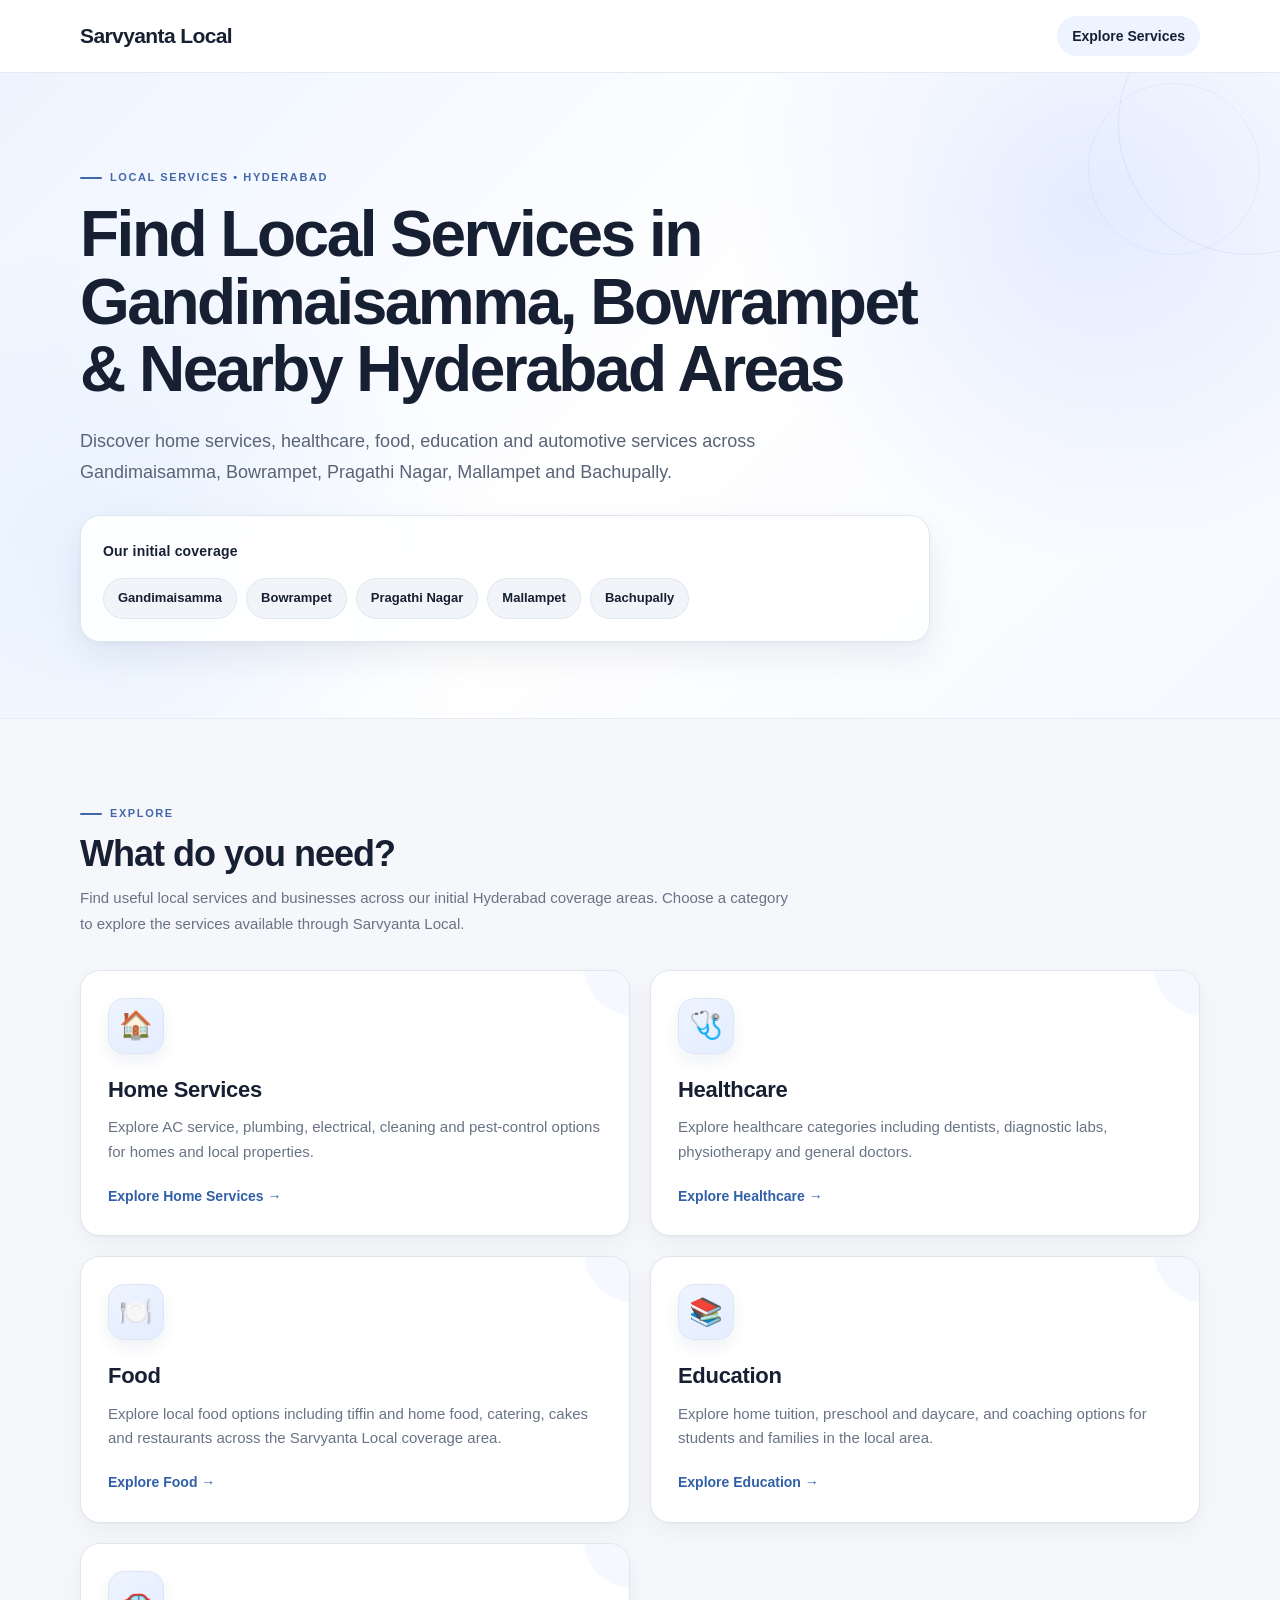
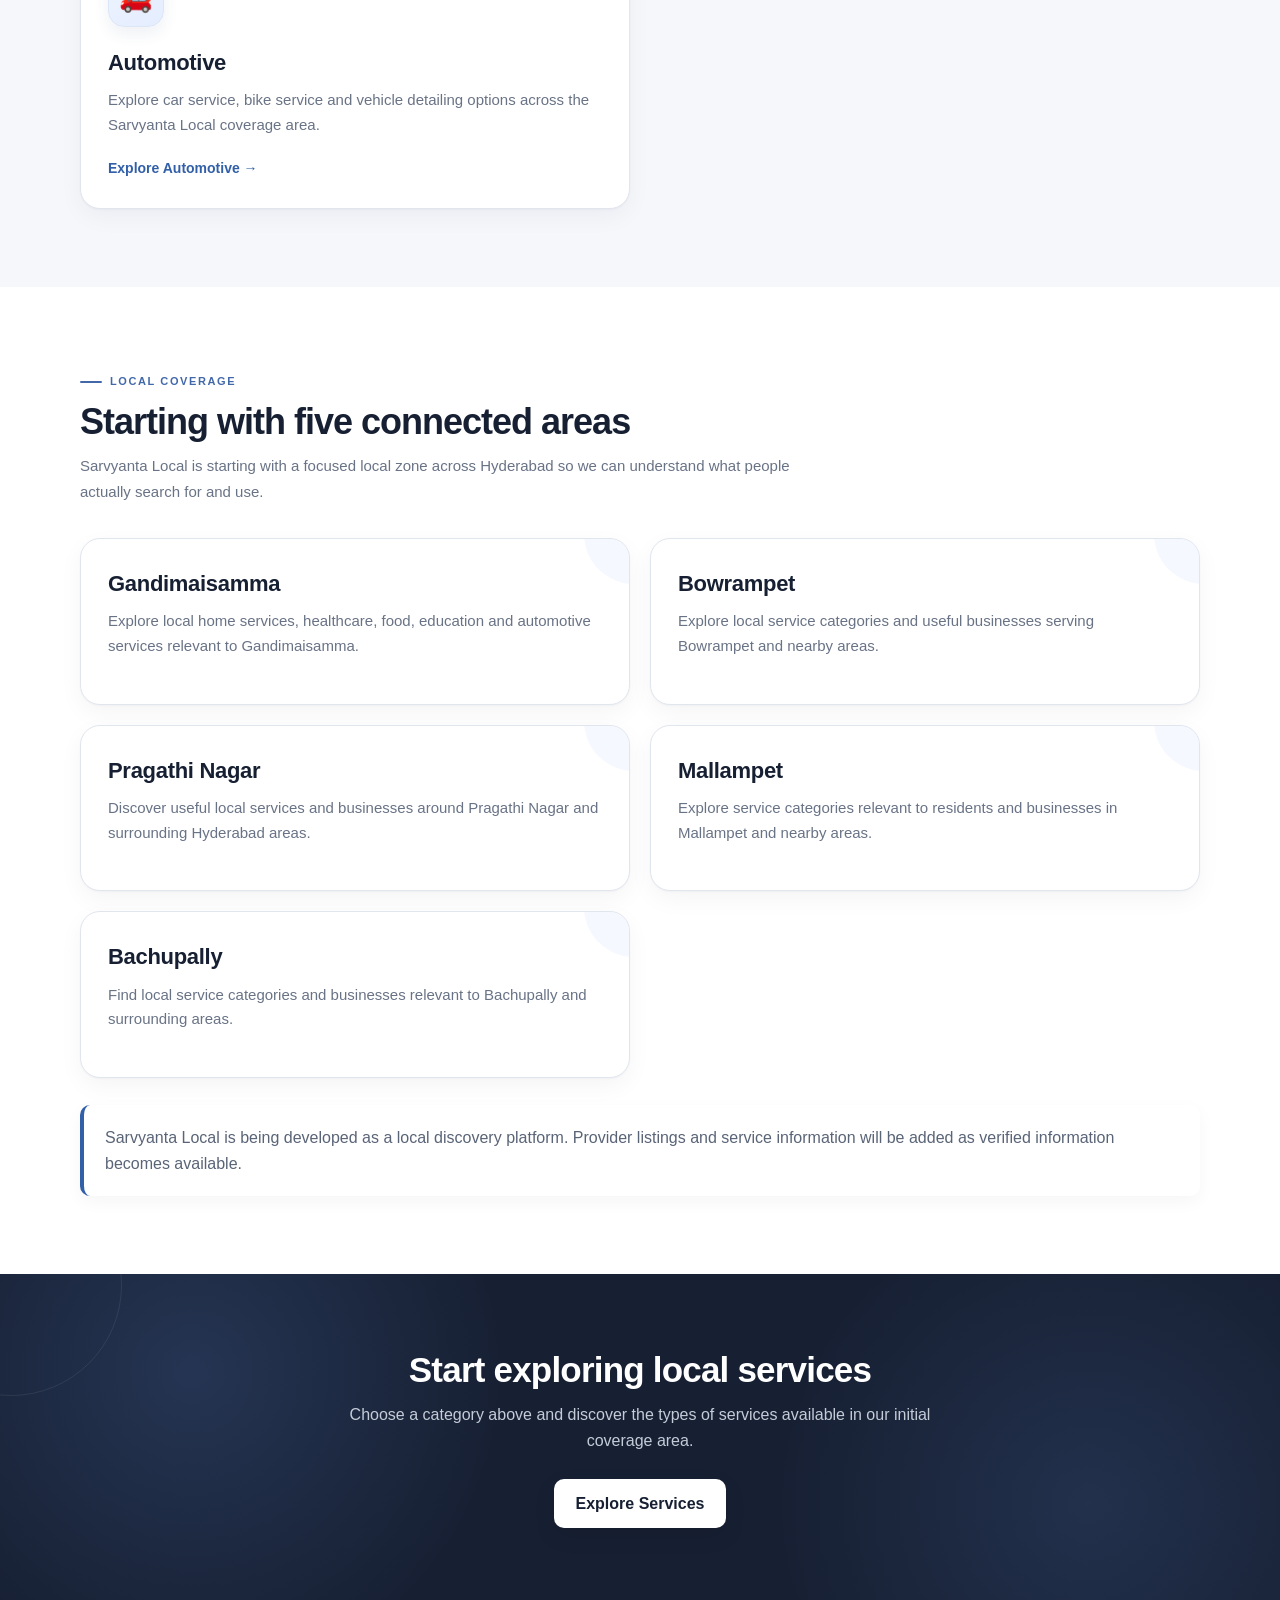
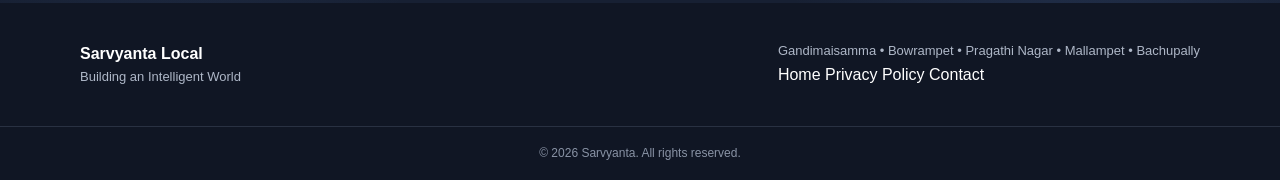
<file: index.html>
<!DOCTYPE html>
<html lang="en">
<head>
<meta charset="UTF-8">
  <meta name="google-adsense-account" content="ca-pub-6474637490053228">
<meta name="viewport" content="width=device-width, initial-scale=1.0">

<title>Sarvyanta Local | Local Services in Gandimaisamma, Bowrampet & Bachupally</title>

<meta name="description" content="Discover home services, healthcare, food, education and automotive services across Gandimaisamma, Bowrampet, Pragathi Nagar, Mallampet and Bachupally, Hyderabad.">

<meta name="robots" content="index,follow">

<link rel="canonical" href="https://local.sarvyanta.com/">

<link rel="icon" href="data:,">

<!-- Google tag (gtag.js) -->
<script async src="https://www.googletagmanager.com/gtag/js?id=G-987ESMD68T"></script>
<script>
  window.dataLayer = window.dataLayer || [];
  function gtag(){dataLayer.push(arguments);}
  gtag('js', new Date());
  gtag('config', 'G-987ESMD68T');
</script>

<!-- Structured Data -->
<script type="application/ld+json">
{
  "@context": "https://schema.org",
  "@type": "WebSite",
  "name": "Sarvyanta Local",
  "url": "https://local.sarvyanta.com/",
  "description": "Local service discovery across Gandimaisamma, Bowrampet, Pragathi Nagar, Mallampet and Bachupally, Hyderabad."
}
</script>

<link rel="stylesheet" href="style.css">

</head>

<body data-page-type="home">

<header class="header">
  <div class="container nav">

    <a class="logo" href="/">
      Sarvyanta Local
    </a>

    <a class="nav-link" href="#services">
      Explore Services
    </a>

  </div>
</header>


<main>

<!-- HERO -->
<section class="hero">

  <div class="container">

    <span class="eyebrow">
      Local services • Hyderabad
    </span>

    <h1>
      Find Local Services in Gandimaisamma, Bowrampet & Nearby Hyderabad Areas
    </h1>

    <p class="hero-text">
      Discover home services, healthcare, food, education and automotive services across Gandimaisamma, Bowrampet, Pragathi Nagar, Mallampet and Bachupally.
    </p>

    <div class="location-box" style="margin-top:28px">

      <strong>
        Our initial coverage
      </strong>

      <div class="location-list">

        <a
          class="location-pill"
          href="#locations"
          data-track="select_locality"
          data-locality="Gandimaisamma">
          Gandimaisamma
        </a>

        <a
          class="location-pill"
          href="#locations"
          data-track="select_locality"
          data-locality="Bowrampet">
          Bowrampet
        </a>

        <a
          class="location-pill"
          href="#locations"
          data-track="select_locality"
          data-locality="Pragathi Nagar">
          Pragathi Nagar
        </a>

        <a
          class="location-pill"
          href="#locations"
          data-track="select_locality"
          data-locality="Mallampet">
          Mallampet
        </a>

        <a
          class="location-pill"
          href="#locations"
          data-track="select_locality"
          data-locality="Bachupally">
          Bachupally
        </a>

      </div>

    </div>

  </div>

</section>


<!-- SERVICES -->
<section class="section" id="services">

  <div class="container">

    <div class="section-heading">

      <span class="eyebrow">
        Explore
      </span>

      <h2>
        What do you need?
      </h2>

      <p>
        Find useful local services and businesses across our initial Hyderabad coverage areas. Choose a category to explore the services available through Sarvyanta Local.
      </p>

    </div>


    <div class="category-grid">


      <!-- HOME SERVICES -->
      <a
        class="card"
        href="/home-services/"
        data-track="select_category"
        data-category="home-services">

        <div class="icon">
          🏠
        </div>

        <h3>
          Home Services
        </h3>

        <p>
          Explore AC service, plumbing, electrical, cleaning and pest-control options for homes and local properties.
        </p>

        <span class="card-link">
          Explore Home Services →
        </span>

      </a>


      <!-- HEALTHCARE -->
      <a
        class="card"
        href="/healthcare/"
        data-track="select_category"
        data-category="healthcare">

        <div class="icon">
          🩺
        </div>

        <h3>
          Healthcare
        </h3>

        <p>
          Explore healthcare categories including dentists, diagnostic labs, physiotherapy and general doctors.
        </p>

        <span class="card-link">
          Explore Healthcare →
        </span>

      </a>


      <!-- FOOD -->
      <a
        class="card"
        href="/food/"
        data-track="select_category"
        data-category="food">

        <div class="icon">
          🍽️
        </div>

        <h3>
          Food
        </h3>

        <p>
          Explore local food options including tiffin and home food, catering, cakes and restaurants across the Sarvyanta Local coverage area.
        </p>

        <span class="card-link">
          Explore Food →
        </span>

      </a>


      <!-- EDUCATION -->
      <a
        class="card"
        href="/education/"
        data-track="select_category"
        data-category="education">

        <div class="icon">
          📚
        </div>

        <h3>
          Education
        </h3>

        <p>
          Explore home tuition, preschool and daycare, and coaching options for students and families in the local area.
        </p>

        <span class="card-link">
          Explore Education →
        </span>

      </a>


      <!-- AUTOMOTIVE -->
      <a
        class="card"
        href="/automotive/"
        data-track="select_category"
        data-category="automotive">

        <div class="icon">
          🚗
        </div>

        <h3>
          Automotive
        </h3>

        <p>
          Explore car service, bike service and vehicle detailing options across the Sarvyanta Local coverage area.
        </p>

        <span class="card-link">
          Explore Automotive →
        </span>

      </a>


    </div>

  </div>

</section>


<!-- LOCAL COVERAGE -->
<section
  class="section"
  id="locations"
  style="background:#fff">

  <div class="container">

    <div class="section-heading">

      <span class="eyebrow">
        Local coverage
      </span>

      <h2>
        Starting with five connected areas
      </h2>

      <p>
        Sarvyanta Local is starting with a focused local zone across Hyderabad so we can understand what people actually search for and use.
      </p>

    </div>


    <div class="category-grid">


      <div class="card">

        <h3>
          Gandimaisamma
        </h3>

        <p>
          Explore local home services, healthcare, food, education and automotive services relevant to Gandimaisamma.
        </p>

      </div>


      <div class="card">

        <h3>
          Bowrampet
        </h3>

        <p>
          Explore local service categories and useful businesses serving Bowrampet and nearby areas.
        </p>

      </div>


      <div class="card">

        <h3>
          Pragathi Nagar
        </h3>

        <p>
          Discover useful local services and businesses around Pragathi Nagar and surrounding Hyderabad areas.
        </p>

      </div>


      <div class="card">

        <h3>
          Mallampet
        </h3>

        <p>
          Explore service categories relevant to residents and businesses in Mallampet and nearby areas.
        </p>

      </div>


      <div class="card">

        <h3>
          Bachupally
        </h3>

        <p>
          Find local service categories and businesses relevant to Bachupally and surrounding areas.
        </p>

      </div>


    </div>


    <div class="note">

      Sarvyanta Local is being developed as a local discovery platform. Provider listings and service information will be added as verified information becomes available.

    </div>

  </div>

</section>


<!-- CTA -->
<section class="cta">

  <div class="container">

    <h2>
      Start exploring local services
    </h2>

    <p>
      Choose a category above and discover the types of services available in our initial coverage area.
    </p>

    <a
      class="button"
      href="#services"
      data-track="cta_click">

      Explore Services

    </a>

  </div>

</section>

</main>


<!-- FOOTER --> <footer> <div class="container footer"> <div> <strong>Sarvyanta Local</strong> <p>Building an Intelligent World</p> </div> <div> <p> Gandimaisamma • Bowrampet • Pragathi Nagar • Mallampet • Bachupally </p> <div class="footer-links"> <a href="https://sarvyanta.com/">Home</a> <a href="https://sarvyanta.com/Privacy-Policy/">Privacy Policy</a> <a href="mailto:sarvyanta@gmail.com">Contact</a> </div> </div> </div> <div class="copyright"> © 2026 Sarvyanta. All rights reserved. </div> </footer> 


<!-- Existing Analytics / Event Tracking -->
<script src="script.js"></script>

</body>
</html>
</file>
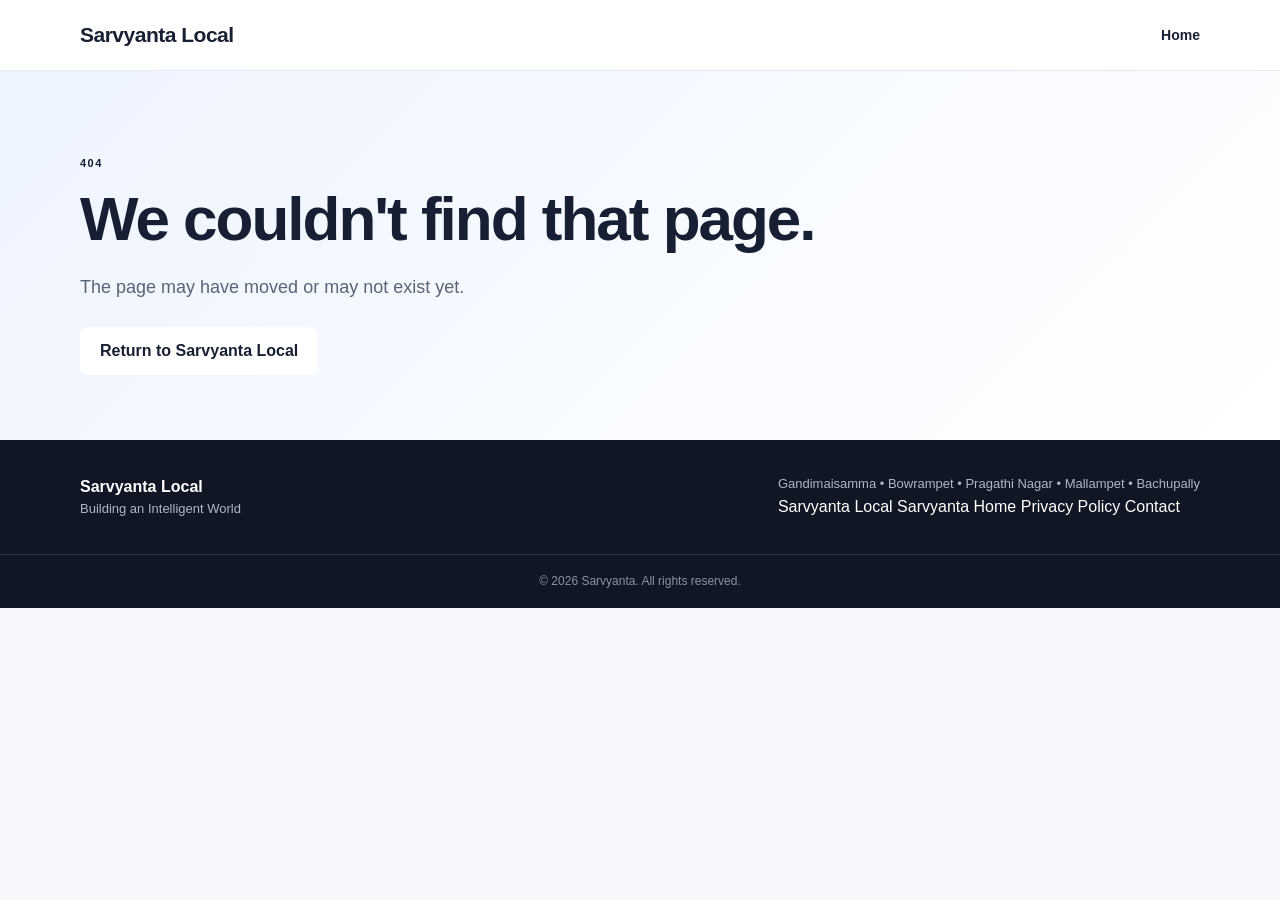
<file: 404/index.html>
<!DOCTYPE html>
<html lang="en">
<head>
<meta charset="UTF-8">
  <meta name="google-adsense-account" content="ca-pub-6474637490053228">
<meta name="viewport" content="width=device-width, initial-scale=1.0">
<title>Page Not Found | Sarvyanta Local</title>
<meta name="description" content="The requested Sarvyanta Local page could not be found.">
  <meta name="robots" content="noindex,follow">
<link rel="canonical" href="https://local.sarvyanta.com/404/">
<link rel="icon" href="data:,">

<!-- Google tag (gtag.js) -->
<script async src="https://www.googletagmanager.com/gtag/js?id=G-987ESMD68T"></script>
<script>
  window.dataLayer = window.dataLayer || [];
  function gtag(){dataLayer.push(arguments);}
  gtag('js', new Date());
  gtag('config', 'G-987ESMD68T');
</script>

<script type="application/ld+json">
{
  "@context": "https://schema.org",
  "@type": "WebPage",
  "name": "Page Not Found | Sarvyanta Local"
}
</script>
<link rel="stylesheet" href="style.css">
</head>
<body data-page-type="404">

<header class="header"><div class="container nav">
<a class="logo" href="/">Sarvyanta Local</a>
<a class="nav-link" href="/">Home</a>
</div></header>
<section class="hero">
<div class="container">
<span class="eyebrow">404</span>
<h1>We couldn't find that page.</h1>
<p class="hero-text">The page may have moved or may not exist yet.</p>
<br>
<a class="button" href="/">Return to Sarvyanta Local</a>
</div>
</section>
<footer> <div class="container footer"> <div> <strong>Sarvyanta Local</strong> <p>Building an Intelligent World</p> </div> <div> <p> Gandimaisamma • Bowrampet • Pragathi Nagar • Mallampet • Bachupally </p> <div class="footer-links"> <a href="https://local.sarvyanta.com/">Sarvyanta Local</a> <a href="https://sarvyanta.com/">Sarvyanta Home</a> <a href="https://sarvyanta.com/Privacy-Policy/">Privacy Policy</a> <a href="mailto:sarvyanta@gmail.com">Contact</a> </div> </div> </div> <div class="copyright"> © 2026 Sarvyanta. All rights reserved. </div> </footer> 
<script src="script.js"></script>
</body>
</html>
</file>
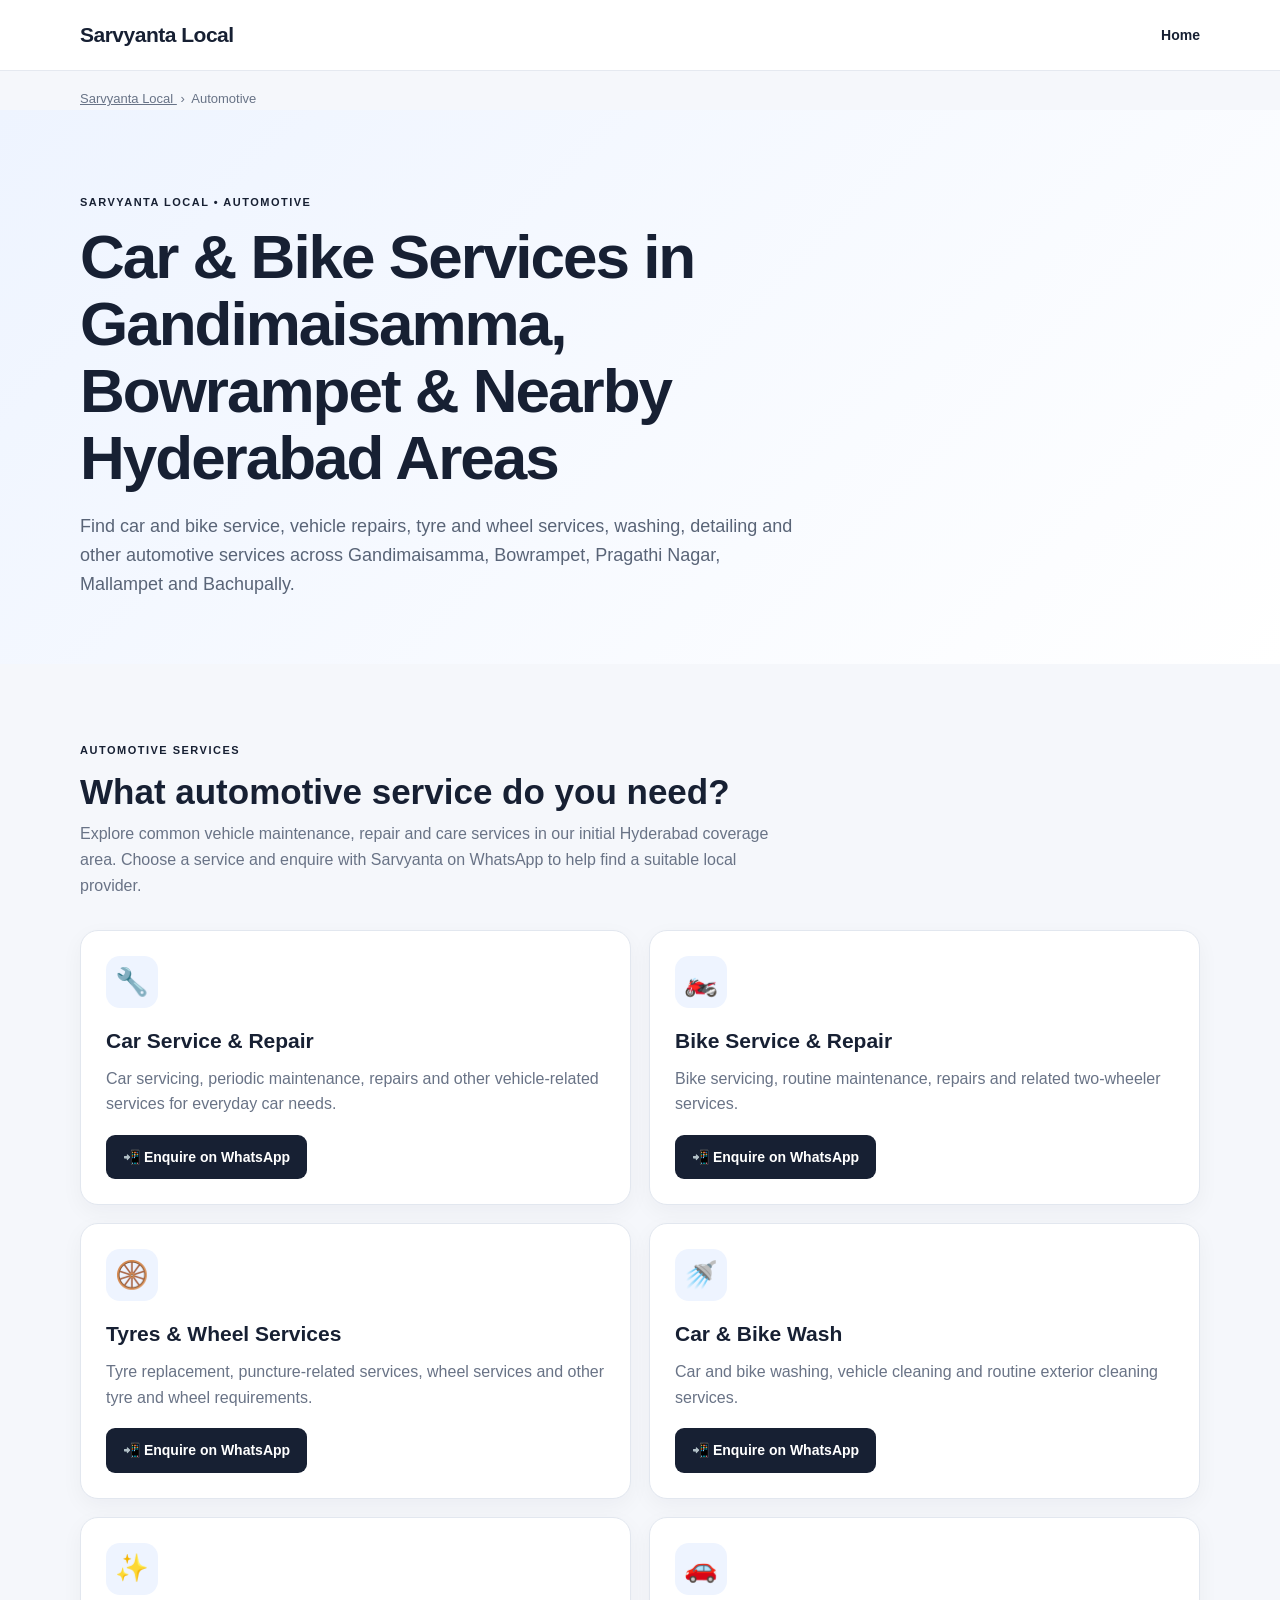
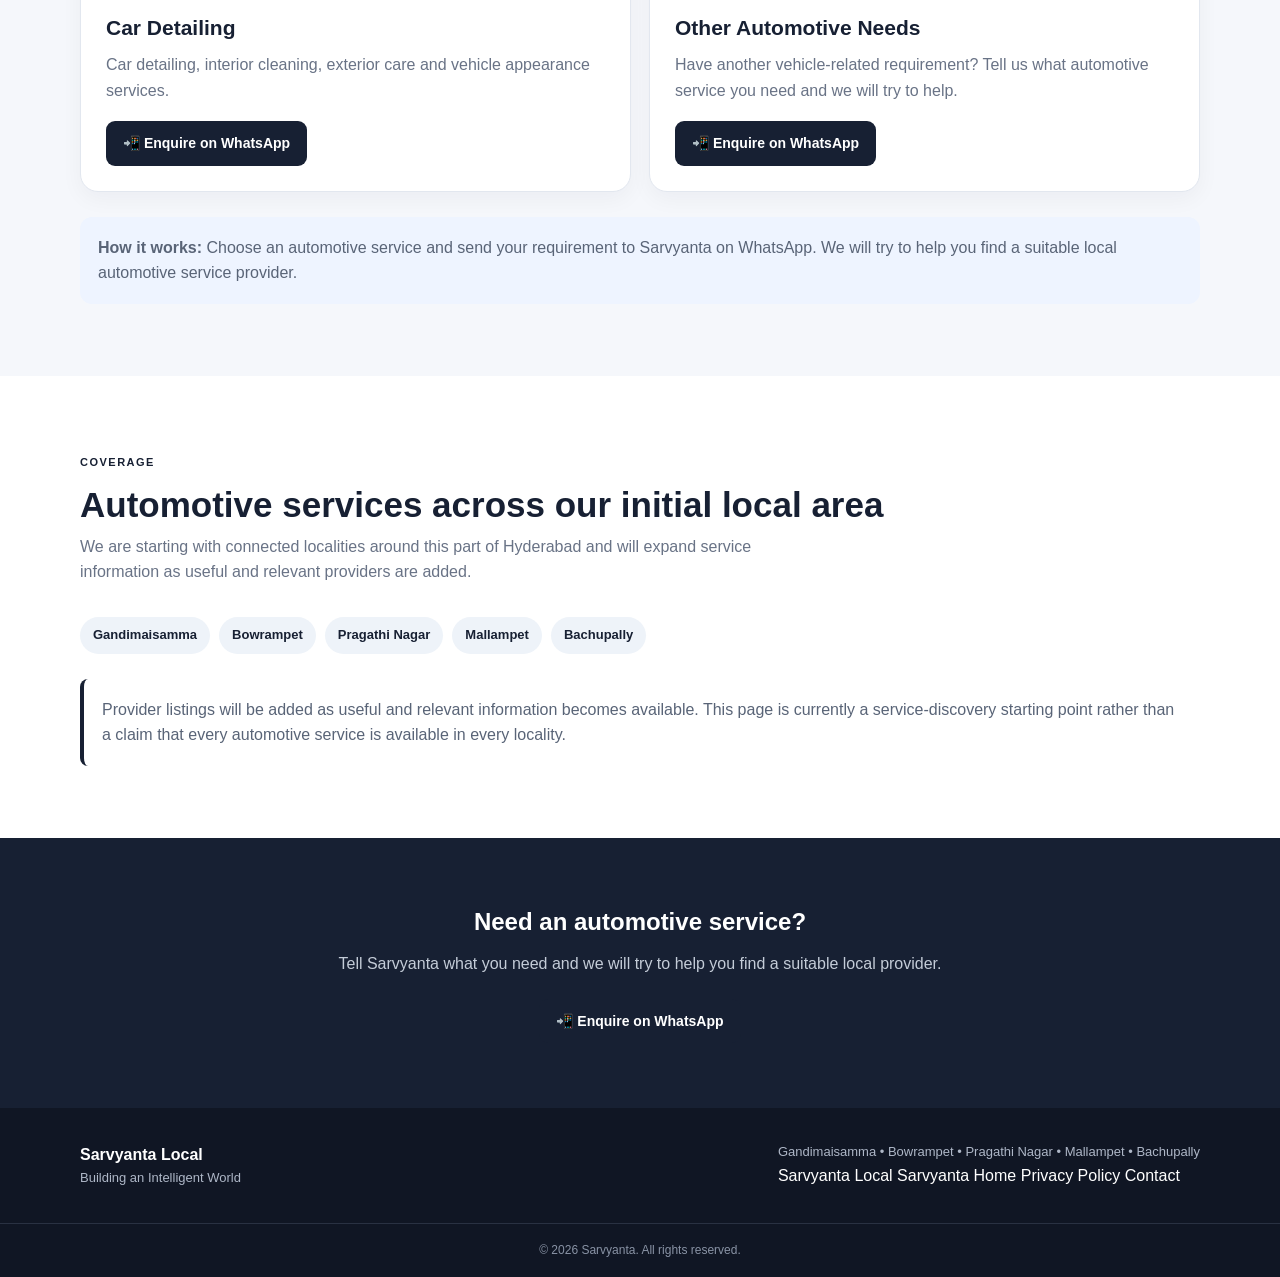
<file: automotive/index.html>
<!DOCTYPE html>
<html lang="en">
<head>
<meta charset="UTF-8">
<meta name="viewport" content="width=device-width, initial-scale=1.0">

<title>Car & Bike Services in Gandimaisamma, Bowrampet & Bachupally | Sarvyanta Local</title>

<meta name="description" content="Find car service, bike service, tyre and wheel services, vehicle washing, car detailing and automotive services in Gandimaisamma, Bowrampet, Pragathi Nagar, Mallampet and Bachupally, Hyderabad.">
<meta name="google-adsense-account" content="ca-pub-6474637490053228">
<meta name="robots" content="index,follow">

<link rel="canonical" href="https://local.sarvyanta.com/automotive/">

<link rel="icon" href="data:,">

<!-- Google tag (gtag.js) -->
<script async src="https://www.googletagmanager.com/gtag/js?id=G-987ESMD68T"></script>

<script>
window.dataLayer = window.dataLayer || [];

function gtag(){
  dataLayer.push(arguments);
}

gtag('js', new Date());
gtag('config', 'G-987ESMD68T');
</script>


<!-- Structured Data -->
<script type="application/ld+json">
{
  "@context":"https://schema.org",
  "@type":"WebPage",
  "name":"Car & Bike Services in Gandimaisamma, Bowrampet & Bachupally | Sarvyanta Local",
  "url":"https://local.sarvyanta.com/automotive/",
  "description":"Find car service, bike service, tyre and wheel services, vehicle washing, car detailing and automotive services across Gandimaisamma, Bowrampet, Pragathi Nagar, Mallampet and Bachupally, Hyderabad.",
  "isPartOf":{
    "@type":"WebSite",
    "name":"Sarvyanta Local",
    "url":"https://local.sarvyanta.com/"
  },
  "about":[
    "Car service",
    "Car repair",
    "Bike service",
    "Bike repair",
    "Tyre services",
    "Wheel services",
    "Car wash",
    "Bike wash",
    "Car detailing",
    "Automotive services"
  ],
  "areaServed":[
    "Gandimaisamma",
    "Bowrampet",
    "Pragathi Nagar",
    "Mallampet",
    "Bachupally",
    "Hyderabad"
  ]
}
</script>

<link rel="stylesheet" href="style.css">

</head>


<body data-page-type="category" data-category="automotive">


<header class="header">

<div class="container nav">

<a class="logo" href="/">
Sarvyanta Local
</a>

<a class="nav-link" href="/">
Home
</a>

</div>

</header>


<main>


<!-- BREADCRUMB -->

<div class="container breadcrumb">

<a href="/">
Sarvyanta Local
</a>

&nbsp;›&nbsp;

Automotive

</div>


<!-- HERO -->

<section class="hero">

<div class="container">

<span class="eyebrow">
Sarvyanta Local • Automotive
</span>

<h1>
Car & Bike Services in Gandimaisamma, Bowrampet & Nearby Hyderabad Areas
</h1>

<p class="hero-text">
Find car and bike service, vehicle repairs, tyre and wheel services, washing, detailing and other automotive services across Gandimaisamma, Bowrampet, Pragathi Nagar, Mallampet and Bachupally.
</p>

</div>

</section>


<!-- SERVICES -->

<section class="section">

<div class="container">


<div class="section-heading">

<span class="eyebrow">
Automotive Services
</span>

<h2>
What automotive service do you need?
</h2>

<p>
Explore common vehicle maintenance, repair and care services in our initial Hyderabad coverage area. Choose a service and enquire with Sarvyanta on WhatsApp to help find a suitable local provider.
</p>

</div>


<div class="service-grid">


<!-- CAR SERVICE -->

<div class="service-card"
data-track="select_service"
data-category="automotive"
data-service="car-service-repair">

<div class="service-icon">
🔧
</div>

<h3>
Car Service & Repair
</h3>

<p>
Car servicing, periodic maintenance, repairs and other vehicle-related services for everyday car needs.
</p>

<a class="whatsapp-button"
href="https://wa.me/917386406514?text=Hi%20Sarvyanta%2C%20I%20am%20looking%20for%20Car%20Service%20or%20Repair.%20Please%20help%20me%20find%20a%20suitable%20provider."
target="_blank"
rel="noopener"
data-track="whatsapp_enquiry"
data-category="automotive"
data-service="Car Service and Repair">

📲 Enquire on WhatsApp

</a>

</div>


<!-- BIKE SERVICE -->

<div class="service-card"
data-track="select_service"
data-category="automotive"
data-service="bike-service-repair">

<div class="service-icon">
🏍️
</div>

<h3>
Bike Service & Repair
</h3>

<p>
Bike servicing, routine maintenance, repairs and related two-wheeler services.
</p>

<a class="whatsapp-button"
href="https://wa.me/917386406514?text=Hi%20Sarvyanta%2C%20I%20am%20looking%20for%20Bike%20Service%20or%20Repair.%20Please%20help%20me%20find%20a%20suitable%20provider."
target="_blank"
rel="noopener"
data-track="whatsapp_enquiry"
data-category="automotive"
data-service="Bike Service and Repair">

📲 Enquire on WhatsApp

</a>

</div>


<!-- TYRES -->

<div class="service-card"
data-track="select_service"
data-category="automotive"
data-service="tyres-wheel-services">

<div class="service-icon">
🛞
</div>

<h3>
Tyres & Wheel Services
</h3>

<p>
Tyre replacement, puncture-related services, wheel services and other tyre and wheel requirements.
</p>

<a class="whatsapp-button"
href="https://wa.me/917386406514?text=Hi%20Sarvyanta%2C%20I%20am%20looking%20for%20Tyre%20or%20Wheel%20services.%20Please%20help%20me%20find%20a%20suitable%20provider."
target="_blank"
rel="noopener"
data-track="whatsapp_enquiry"
data-category="automotive"
data-service="Tyres and Wheel Services">

📲 Enquire on WhatsApp

</a>

</div>


<!-- WASH -->

<div class="service-card"
data-track="select_service"
data-category="automotive"
data-service="car-bike-wash">

<div class="service-icon">
🚿
</div>

<h3>
Car & Bike Wash
</h3>

<p>
Car and bike washing, vehicle cleaning and routine exterior cleaning services.
</p>

<a class="whatsapp-button"
href="https://wa.me/917386406514?text=Hi%20Sarvyanta%2C%20I%20am%20looking%20for%20Car%20or%20Bike%20Wash.%20Please%20help%20me%20find%20a%20suitable%20provider."
target="_blank"
rel="noopener"
data-track="whatsapp_enquiry"
data-category="automotive"
data-service="Car and Bike Wash">

📲 Enquire on WhatsApp

</a>

</div>


<!-- DETAILING -->

<div class="service-card"
data-track="select_service"
data-category="automotive"
data-service="car-detailing">

<div class="service-icon">
✨
</div>

<h3>
Car Detailing
</h3>

<p>
Car detailing, interior cleaning, exterior care and vehicle appearance services.
</p>

<a class="whatsapp-button"
href="https://wa.me/917386406514?text=Hi%20Sarvyanta%2C%20I%20am%20looking%20for%20Car%20Detailing.%20Please%20help%20me%20find%20a%20suitable%20provider."
target="_blank"
rel="noopener"
data-track="whatsapp_enquiry"
data-category="automotive"
data-service="Car Detailing">

📲 Enquire on WhatsApp

</a>

</div>


<!-- OTHER -->

<div class="service-card"
data-track="select_service"
data-category="automotive"
data-service="other-automotive-services">

<div class="service-icon">
🚗
</div>

<h3>
Other Automotive Needs
</h3>

<p>
Have another vehicle-related requirement? Tell us what automotive service you need and we will try to help.
</p>

<a class="whatsapp-button"
href="https://wa.me/917386406514?text=Hi%20Sarvyanta%2C%20I%20have%20an%20Automotive%20service%20requirement.%20Please%20help%20me."
target="_blank"
rel="noopener"
data-track="whatsapp_enquiry"
data-category="automotive"
data-service="Other Automotive Services">

📲 Enquire on WhatsApp

</a>

</div>


</div>


<div class="service-note">

<strong>How it works:</strong>

Choose an automotive service and send your requirement to Sarvyanta on WhatsApp. We will try to help you find a suitable local automotive service provider.

</div>


</div>

</section>


<!-- COVERAGE -->

<section class="section" style="background:#fff">

<div class="container">


<div class="section-heading">

<span class="eyebrow">
Coverage
</span>

<h2>
Automotive services across our initial local area
</h2>

<p>
We are starting with connected localities around this part of Hyderabad and will expand service information as useful and relevant providers are added.
</p>

</div>


<div class="location-list">

<span class="location-pill">
Gandimaisamma
</span>

<span class="location-pill">
Bowrampet
</span>

<span class="location-pill">
Pragathi Nagar
</span>

<span class="location-pill">
Mallampet
</span>

<span class="location-pill">
Bachupally
</span>

</div>


<div class="note">

Provider listings will be added as useful and relevant information becomes available. This page is currently a service-discovery starting point rather than a claim that every automotive service is available in every locality.

</div>


</div>

</section>


<!-- CTA -->

<section class="cta">

<div class="container">

<h2>
Need an automotive service?
</h2>

<p>
Tell Sarvyanta what you need and we will try to help you find a suitable local provider.
</p>

<a class="whatsapp-button"
href="https://wa.me/917386406514?text=Hi%20Sarvyanta%2C%20I%20am%20looking%20for%20an%20Automotive%20service.%20Please%20help%20me."
target="_blank"
rel="noopener"
data-track="whatsapp_enquiry"
data-category="automotive"
data-service="General Automotive">

📲 Enquire on WhatsApp

</a>

</div>

</section>


</main>

<footer> <div class="container footer"> <div> <strong>Sarvyanta Local</strong> <p>Building an Intelligent World</p> </div> <div> <p> Gandimaisamma • Bowrampet • Pragathi Nagar • Mallampet • Bachupally </p> <div class="footer-links"> <a href="https://local.sarvyanta.com/">Sarvyanta Local</a> <a href="https://sarvyanta.com/">Sarvyanta Home</a> <a href="https://sarvyanta.com/Privacy-Policy/">Privacy Policy</a> <a href="mailto:sarvyanta@gmail.com">Contact</a> </div> </div> </div> <div class="copyright"> © 2026 Sarvyanta. All rights reserved. </div> </footer> 

<script src="script.js"></script>

</body>
  </html>
</file>
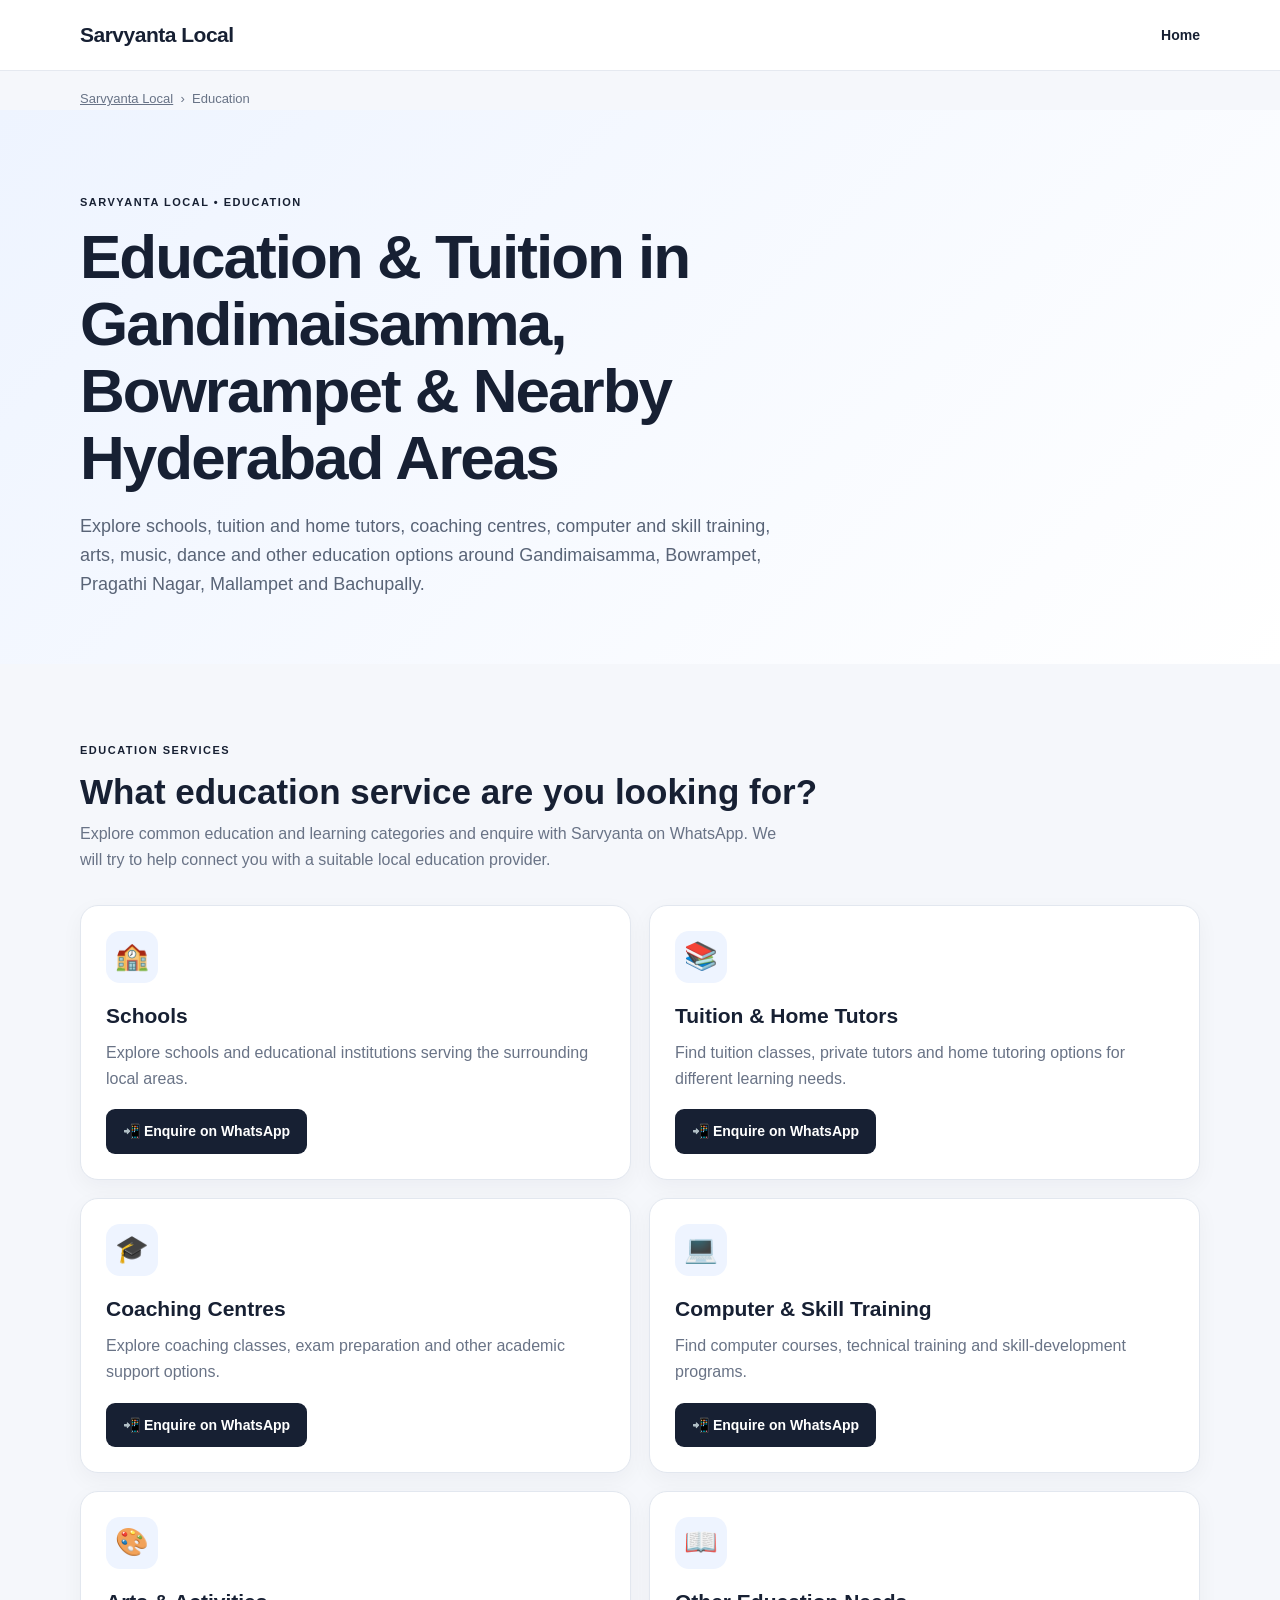
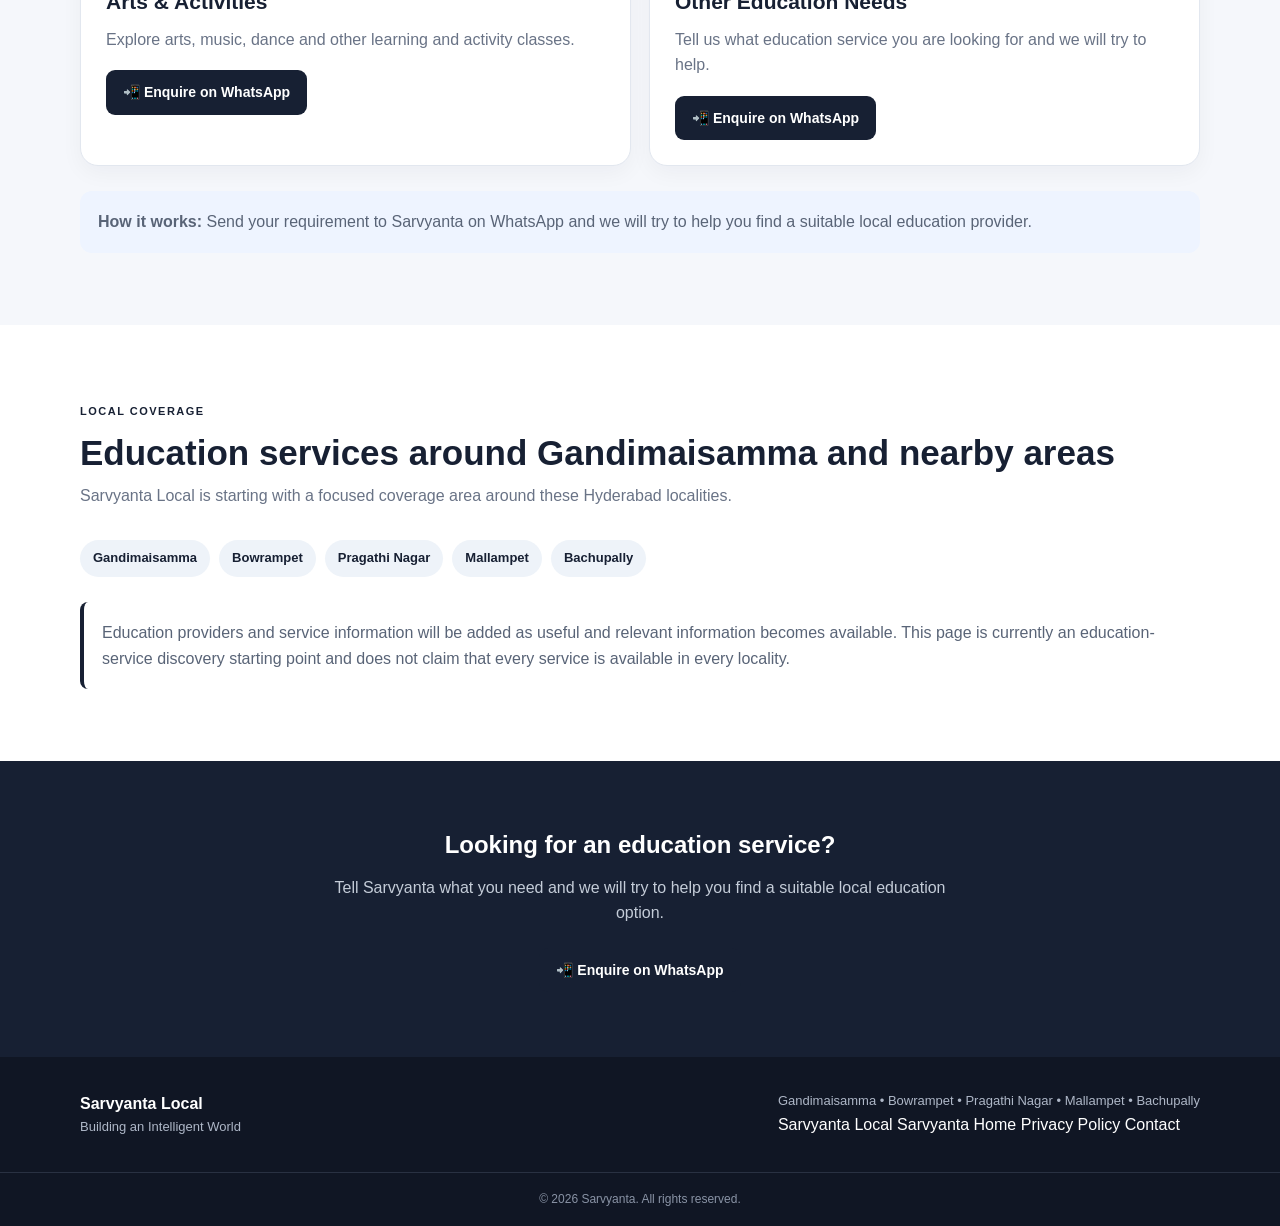
<file: education/index.html>
<!DOCTYPE html>
<html lang="en">
<head>
<meta charset="UTF-8">
  <meta name="google-adsense-account" content="ca-pub-6474637490053228">
<meta name="viewport" content="width=device-width, initial-scale=1.0">

<title>Education & Tuition in Gandimaisamma, Bowrampet & Bachupally | Sarvyanta Local</title>

<meta name="description" content="Find schools, tuition and home tutors, coaching centres, computer and skill training, arts and activity classes in Gandimaisamma, Bowrampet, Pragathi Nagar, Mallampet and Bachupally, Hyderabad.">

<meta name="robots" content="index,follow">

<link rel="canonical" href="https://local.sarvyanta.com/education/">

<link rel="icon" href="data:,">

<!-- Google tag -->
<script async src="https://www.googletagmanager.com/gtag/js?id=G-987ESMD68T"></script>
<script>
window.dataLayer = window.dataLayer || [];

function gtag(){
  dataLayer.push(arguments);
}

gtag('js', new Date());
gtag('config', 'G-987ESMD68T');
</script>

<!-- SEO structured data -->
<script type="application/ld+json">
{
  "@context": "https://schema.org",
  "@type": "WebPage",
  "name": "Education & Tuition in Gandimaisamma, Bowrampet & Bachupally | Sarvyanta Local",
  "url": "https://local.sarvyanta.com/education/",
  "description": "Find schools, tuition and home tutors, coaching centres, computer and skill training, arts and activity classes in Gandimaisamma, Bowrampet, Pragathi Nagar, Mallampet and Bachupally, Hyderabad.",
  "isPartOf": {
    "@type": "WebSite",
    "name": "Sarvyanta Local",
    "url": "https://local.sarvyanta.com/"
  },
  "about": [
    "Schools",
    "Tuition and Home Tutors",
    "Coaching Centres",
    "Computer and Skill Training",
    "Arts and Activities",
    "Education Services"
  ],
  "areaServed": [
    {
      "@type": "Place",
      "name": "Gandimaisamma"
    },
    {
      "@type": "Place",
      "name": "Bowrampet"
    },
    {
      "@type": "Place",
      "name": "Pragathi Nagar"
    },
    {
      "@type": "Place",
      "name": "Mallampet"
    },
    {
      "@type": "Place",
      "name": "Bachupally"
    },
    {
      "@type": "City",
      "name": "Hyderabad"
    }
  ]
}
</script>

<link rel="stylesheet" href="style.css">
</head>

<body data-page-type="category" data-category="education">

<header class="header">

<div class="container nav">

<a class="logo" href="/">Sarvyanta Local</a>

<a class="nav-link" href="/">Home</a>

</div>

</header>


<main>

<div class="container breadcrumb">

<a href="/">Sarvyanta Local</a>
&nbsp;›&nbsp;
Education

</div>


<section class="hero">

<div class="container">

<span class="eyebrow">Sarvyanta Local • Education</span>

<h1>Education & Tuition in Gandimaisamma, Bowrampet & Nearby Hyderabad Areas</h1>

<p class="hero-text">
Explore schools, tuition and home tutors, coaching centres, computer and skill training, arts, music, dance and other education options around Gandimaisamma, Bowrampet, Pragathi Nagar, Mallampet and Bachupally.
</p>

</div>

</section>


<section class="section">

<div class="container">

<div class="section-heading">

<span class="eyebrow">Education Services</span>

<h2>What education service are you looking for?</h2>

<p>
Explore common education and learning categories and enquire with Sarvyanta on WhatsApp. We will try to help connect you with a suitable local education provider.
</p>

</div>


<div class="service-grid">


<div class="service-card"
data-track="select_service"
data-category="education"
data-service="Schools">

<div class="service-icon">🏫</div>

<h3>Schools</h3>

<p>
Explore schools and educational institutions serving the surrounding local areas.
</p>

<a class="whatsapp-button"
href="https://wa.me/917386406514?text=Hi%20Sarvyanta%2C%20I%20am%20looking%20for%20a%20School.%20Please%20help%20me%20find%20a%20suitable%20option."
target="_blank"
rel="noopener"
data-track="whatsapp_enquiry"
data-category="education"
data-service="Schools">

📲 Enquire on WhatsApp

</a>

</div>


<div class="service-card"
data-track="select_service"
data-category="education"
data-service="Tuition and Home Tutors">

<div class="service-icon">📚</div>

<h3>Tuition & Home Tutors</h3>

<p>
Find tuition classes, private tutors and home tutoring options for different learning needs.
</p>

<a class="whatsapp-button"
href="https://wa.me/917386406514?text=Hi%20Sarvyanta%2C%20I%20am%20looking%20for%20Tuition%20or%20a%20Home%20Tutor.%20Please%20help%20me%20find%20a%20suitable%20option."
target="_blank"
rel="noopener"
data-track="whatsapp_enquiry"
data-category="education"
data-service="Tuition and Home Tutors">

📲 Enquire on WhatsApp

</a>

</div>


<div class="service-card"
data-track="select_service"
data-category="education"
data-service="Coaching Centres">

<div class="service-icon">🎓</div>

<h3>Coaching Centres</h3>

<p>
Explore coaching classes, exam preparation and other academic support options.
</p>

<a class="whatsapp-button"
href="https://wa.me/917386406514?text=Hi%20Sarvyanta%2C%20I%20am%20looking%20for%20a%20Coaching%20Centre.%20Please%20help%20me%20find%20a%20suitable%20option."
target="_blank"
rel="noopener"
data-track="whatsapp_enquiry"
data-category="education"
data-service="Coaching Centres">

📲 Enquire on WhatsApp

</a>

</div>


<div class="service-card"
data-track="select_service"
data-category="education"
data-service="Computer and Skill Training">

<div class="service-icon">💻</div>

<h3>Computer & Skill Training</h3>

<p>
Find computer courses, technical training and skill-development programs.
</p>

<a class="whatsapp-button"
href="https://wa.me/917386406514?text=Hi%20Sarvyanta%2C%20I%20am%20looking%20for%20Computer%20or%20Skill%20Training.%20Please%20help%20me%20find%20a%20suitable%20option."
target="_blank"
rel="noopener"
data-track="whatsapp_enquiry"
data-category="education"
data-service="Computer and Skill Training">

📲 Enquire on WhatsApp

</a>

</div>


<div class="service-card"
data-track="select_service"
data-category="education"
data-service="Arts and Activities">

<div class="service-icon">🎨</div>

<h3>Arts & Activities</h3>

<p>
Explore arts, music, dance and other learning and activity classes.
</p>

<a class="whatsapp-button"
href="https://wa.me/917386406514?text=Hi%20Sarvyanta%2C%20I%20am%20looking%20for%20Arts%20or%20Activity%20Classes.%20Please%20help%20me%20find%20a%20suitable%20option."
target="_blank"
rel="noopener"
data-track="whatsapp_enquiry"
data-category="education"
data-service="Arts and Activities">

📲 Enquire on WhatsApp

</a>

</div>


<div class="service-card"
data-track="select_service"
data-category="education"
data-service="Other Education Services">

<div class="service-icon">📖</div>

<h3>Other Education Needs</h3>

<p>
Tell us what education service you are looking for and we will try to help.
</p>

<a class="whatsapp-button"
href="https://wa.me/917386406514?text=Hi%20Sarvyanta%2C%20I%20am%20looking%20for%20an%20Education%20service.%20Please%20help%20me."
target="_blank"
rel="noopener"
data-track="whatsapp_enquiry"
data-category="education"
data-service="Other Education Services">

📲 Enquire on WhatsApp

</a>

</div>


</div>


<div class="service-note">

<strong>How it works:</strong>

Send your requirement to Sarvyanta on WhatsApp and we will try to help you find a suitable local education provider.

</div>

</div>

</section>


<section class="section" style="background:#fff">

<div class="container">

<div class="section-heading">

<span class="eyebrow">Local Coverage</span>

<h2>Education services around Gandimaisamma and nearby areas</h2>

<p>
Sarvyanta Local is starting with a focused coverage area around these Hyderabad localities.
</p>

</div>


<div class="location-list">

<span class="location-pill">Gandimaisamma</span>

<span class="location-pill">Bowrampet</span>

<span class="location-pill">Pragathi Nagar</span>

<span class="location-pill">Mallampet</span>

<span class="location-pill">Bachupally</span>

</div>


<div class="note">

Education providers and service information will be added as useful and relevant information becomes available. This page is currently an education-service discovery starting point and does not claim that every service is available in every locality.

</div>

</div>

</section>


<section class="cta">

<div class="container">

<h2>Looking for an education service?</h2>

<p>
Tell Sarvyanta what you need and we will try to help you find a suitable local education option.
</p>

<a class="whatsapp-button"
href="https://wa.me/917386406514?text=Hi%20Sarvyanta%2C%20I%20am%20looking%20for%20an%20Education%20service.%20Please%20help%20me."
target="_blank"
rel="noopener"
data-track="whatsapp_enquiry"
data-category="education"
data-service="General Education">

📲 Enquire on WhatsApp

</a>

</div>

</section>

</main>

<footer> <div class="container footer"> <div> <strong>Sarvyanta Local</strong> <p>Building an Intelligent World</p> </div> <div> <p> Gandimaisamma • Bowrampet • Pragathi Nagar • Mallampet • Bachupally </p> <div class="footer-links"> <a href="https://local.sarvyanta.com/">Sarvyanta Local</a> <a href="https://sarvyanta.com/">Sarvyanta Home</a> <a href="https://sarvyanta.com/Privacy-Policy/">Privacy Policy</a> <a href="mailto:sarvyanta@gmail.com">Contact</a> </div> </div> </div> <div class="copyright"> © 2026 Sarvyanta. All rights reserved. </div> </footer> 


<script src="script.js"></script>

</body>
  </html>
</file>
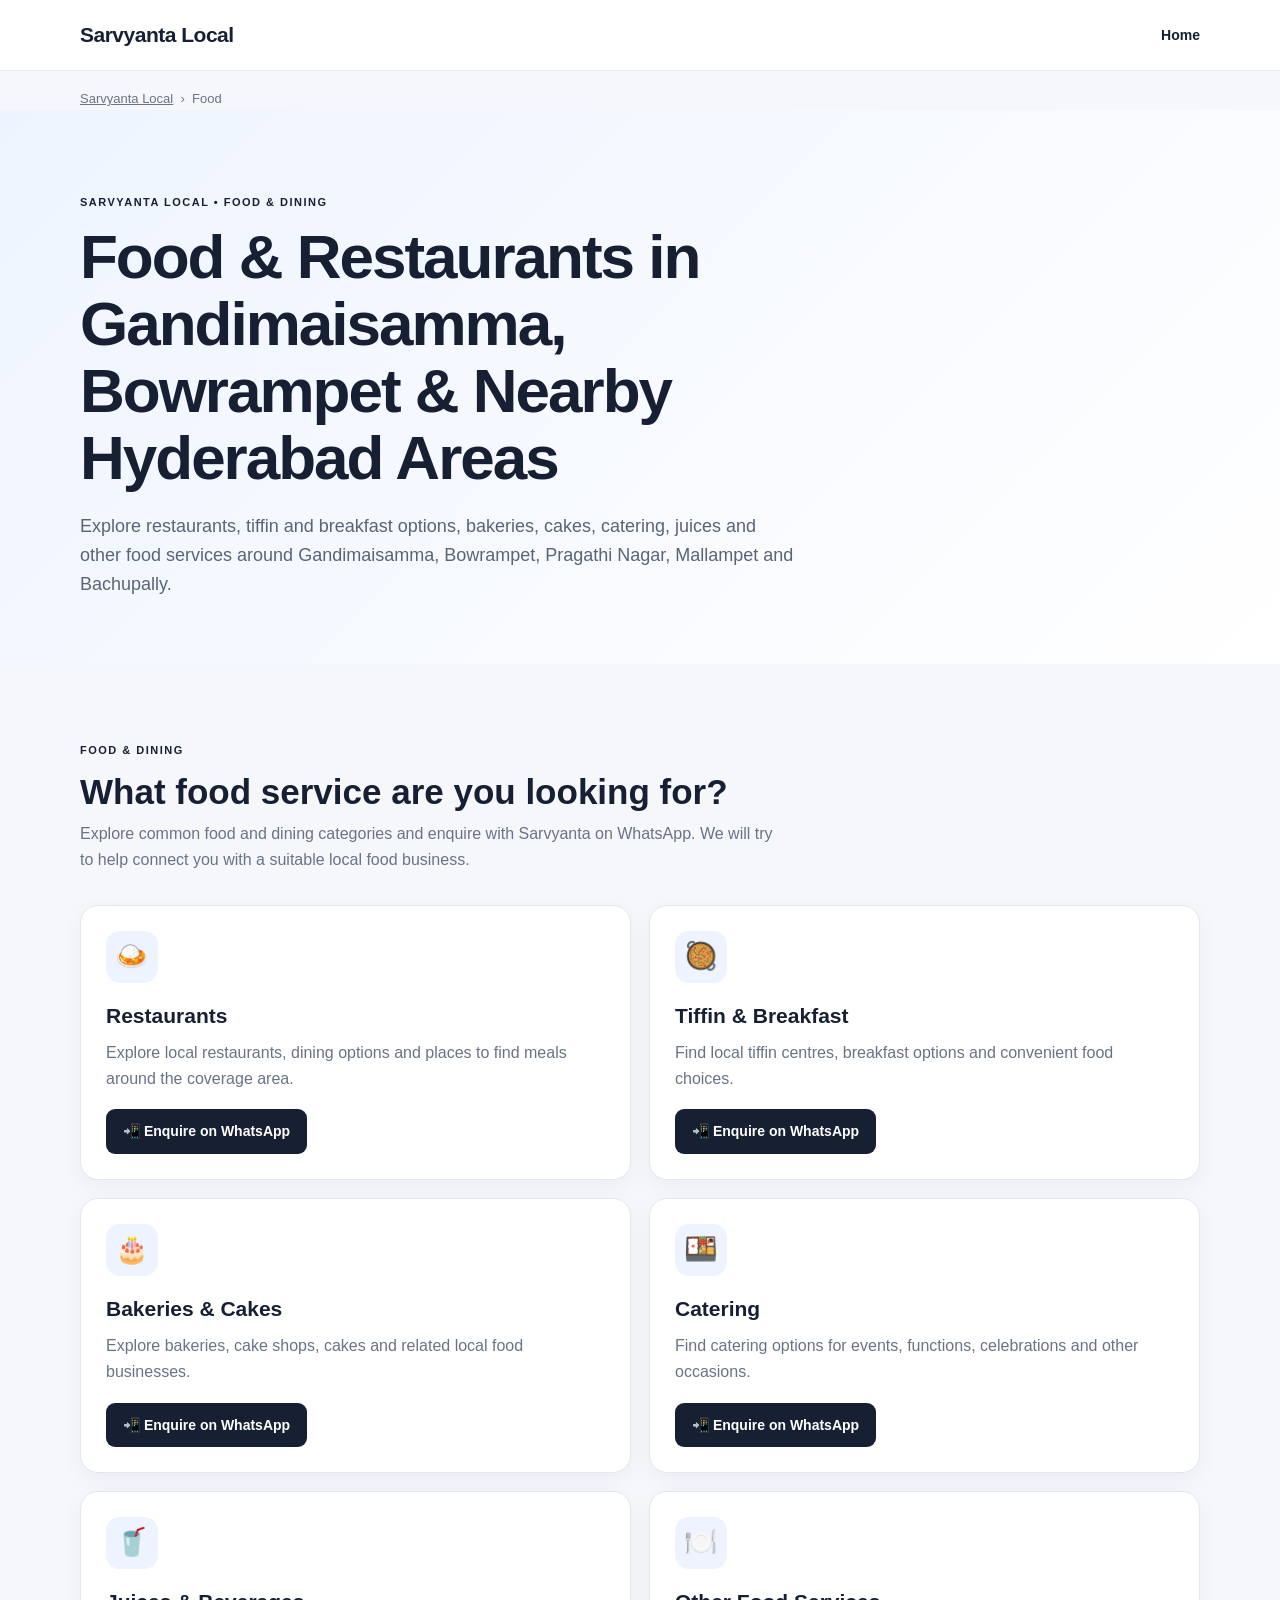
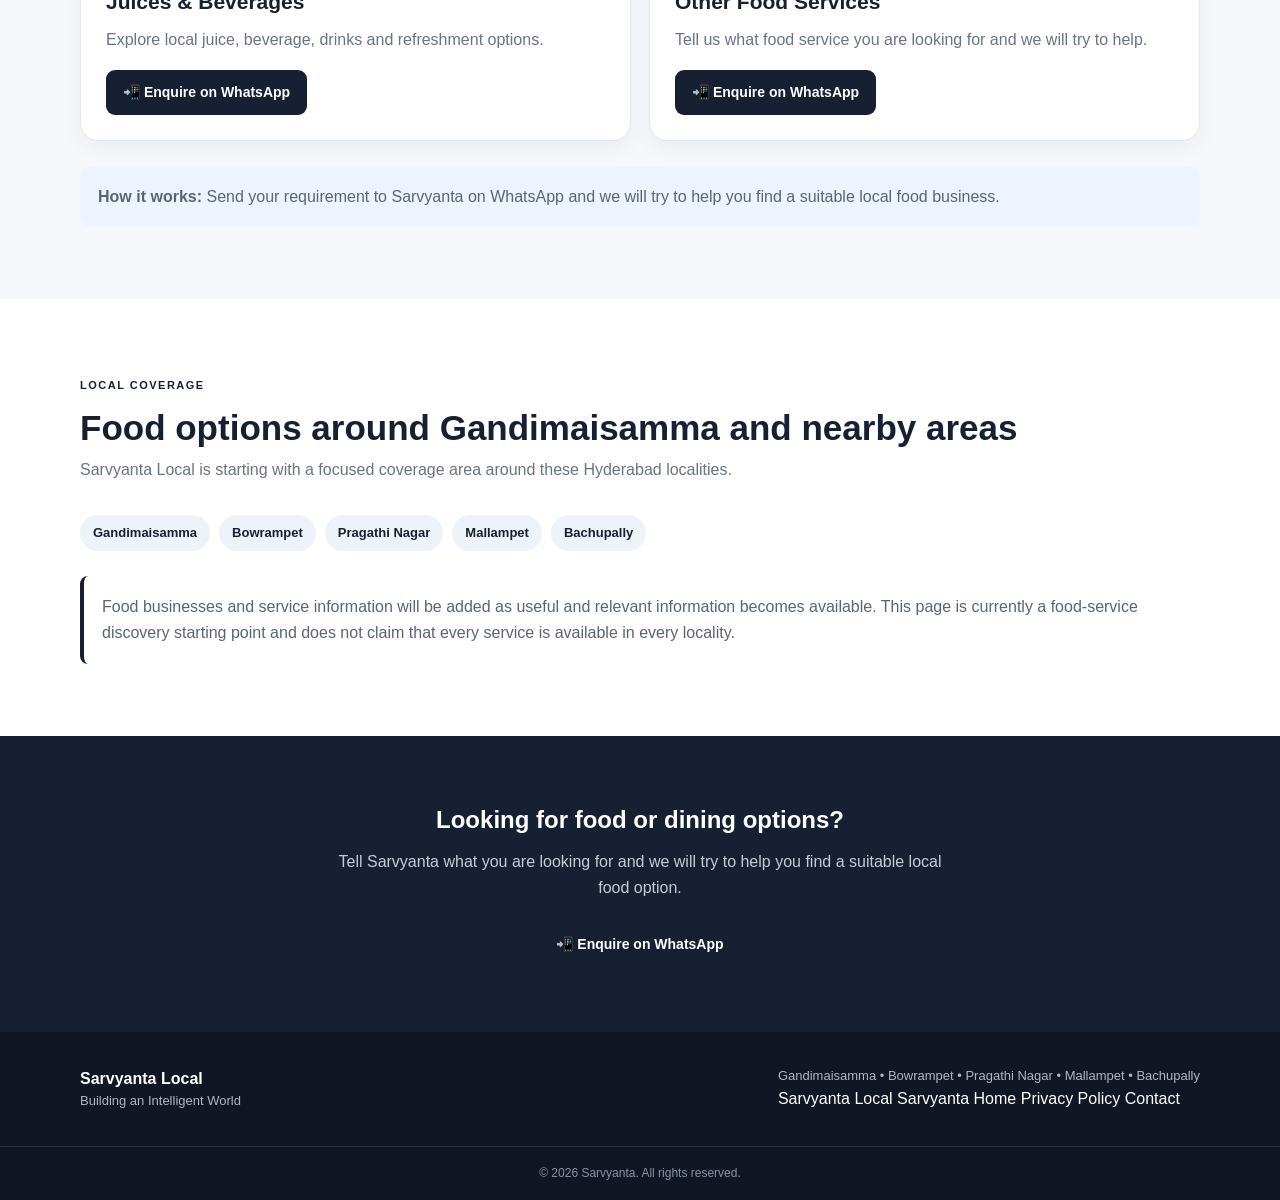
<file: food/index.html>
<!DOCTYPE html>
<html lang="en">
<head>
<meta charset="UTF-8">
  <meta name="google-adsense-account" content="ca-pub-6474637490053228">
<meta name="viewport" content="width=device-width, initial-scale=1.0">

<title>Food & Restaurants in Gandimaisamma, Bowrampet & Bachupally | Sarvyanta Local</title>

<meta name="description" content="Find restaurants, tiffin and breakfast, bakeries, cakes, catering, juices and food services in Gandimaisamma, Bowrampet, Pragathi Nagar, Mallampet and Bachupally, Hyderabad.">

<meta name="robots" content="index,follow">

<link rel="canonical" href="https://local.sarvyanta.com/food/">

<link rel="icon" href="data:,">

<!-- Google tag -->
<script async src="https://www.googletagmanager.com/gtag/js?id=G-987ESMD68T"></script>
<script>
window.dataLayer = window.dataLayer || [];

function gtag(){
  dataLayer.push(arguments);
}

gtag('js', new Date());
gtag('config', 'G-987ESMD68T');
</script>

<!-- SEO structured data -->
<script type="application/ld+json">
{
  "@context": "https://schema.org",
  "@type": "WebPage",
  "name": "Food & Restaurants in Gandimaisamma, Bowrampet & Bachupally | Sarvyanta Local",
  "url": "https://local.sarvyanta.com/food/",
  "description": "Find restaurants, tiffin and breakfast, bakeries, cakes, catering, juices and food services in Gandimaisamma, Bowrampet, Pragathi Nagar, Mallampet and Bachupally, Hyderabad.",
  "isPartOf": {
    "@type": "WebSite",
    "name": "Sarvyanta Local",
    "url": "https://local.sarvyanta.com/"
  },
  "about": [
    "Restaurants",
    "Tiffin and Breakfast",
    "Bakeries and Cakes",
    "Catering",
    "Juices and Beverages",
    "Food Services"
  ],
  "areaServed": [
    {
      "@type": "Place",
      "name": "Gandimaisamma"
    },
    {
      "@type": "Place",
      "name": "Bowrampet"
    },
    {
      "@type": "Place",
      "name": "Pragathi Nagar"
    },
    {
      "@type": "Place",
      "name": "Mallampet"
    },
    {
      "@type": "Place",
      "name": "Bachupally"
    },
    {
      "@type": "City",
      "name": "Hyderabad"
    }
  ]
}
</script>

<link rel="stylesheet" href="style.css">
</head>

<body data-page-type="category" data-category="food">

<header class="header">

<div class="container nav">

<a class="logo" href="/">Sarvyanta Local</a>

<a class="nav-link" href="/">Home</a>

</div>

</header>


<main>

<div class="container breadcrumb">

<a href="/">Sarvyanta Local</a>
&nbsp;›&nbsp;
Food

</div>


<section class="hero">

<div class="container">

<span class="eyebrow">Sarvyanta Local • Food & Dining</span>

<h1>Food & Restaurants in Gandimaisamma, Bowrampet & Nearby Hyderabad Areas</h1>

<p class="hero-text">
Explore restaurants, tiffin and breakfast options, bakeries, cakes, catering, juices and other food services around Gandimaisamma, Bowrampet, Pragathi Nagar, Mallampet and Bachupally.
</p>

</div>

</section>


<section class="section">

<div class="container">

<div class="section-heading">

<span class="eyebrow">Food & Dining</span>

<h2>What food service are you looking for?</h2>

<p>
Explore common food and dining categories and enquire with Sarvyanta on WhatsApp. We will try to help connect you with a suitable local food business.
</p>

</div>


<div class="service-grid">


<div class="service-card"
data-track="select_service"
data-category="food"
data-service="Restaurants">

<div class="service-icon">🍛</div>

<h3>Restaurants</h3>

<p>
Explore local restaurants, dining options and places to find meals around the coverage area.
</p>

<a class="whatsapp-button"
href="https://wa.me/917386406514?text=Hi%20Sarvyanta%2C%20I%20am%20looking%20for%20a%20Restaurant.%20Please%20help%20me%20find%20a%20suitable%20option."
target="_blank"
rel="noopener"
data-track="whatsapp_enquiry"
data-category="food"
data-service="Restaurants">

📲 Enquire on WhatsApp

</a>

</div>


<div class="service-card"
data-track="select_service"
data-category="food"
data-service="Tiffin and Breakfast">

<div class="service-icon">🥘</div>

<h3>Tiffin & Breakfast</h3>

<p>
Find local tiffin centres, breakfast options and convenient food choices.
</p>

<a class="whatsapp-button"
href="https://wa.me/917386406514?text=Hi%20Sarvyanta%2C%20I%20am%20looking%20for%20Tiffin%20or%20Breakfast.%20Please%20help%20me%20find%20a%20suitable%20option."
target="_blank"
rel="noopener"
data-track="whatsapp_enquiry"
data-category="food"
data-service="Tiffin and Breakfast">

📲 Enquire on WhatsApp

</a>

</div>


<div class="service-card"
data-track="select_service"
data-category="food"
data-service="Bakeries and Cakes">

<div class="service-icon">🎂</div>

<h3>Bakeries & Cakes</h3>

<p>
Explore bakeries, cake shops, cakes and related local food businesses.
</p>

<a class="whatsapp-button"
href="https://wa.me/917386406514?text=Hi%20Sarvyanta%2C%20I%20am%20looking%20for%20a%20Bakery%20or%20Cake%20Shop.%20Please%20help%20me%20find%20a%20suitable%20option."
target="_blank"
rel="noopener"
data-track="whatsapp_enquiry"
data-category="food"
data-service="Bakeries and Cakes">

📲 Enquire on WhatsApp

</a>

</div>


<div class="service-card"
data-track="select_service"
data-category="food"
data-service="Catering">

<div class="service-icon">🍱</div>

<h3>Catering</h3>

<p>
Find catering options for events, functions, celebrations and other occasions.
</p>

<a class="whatsapp-button"
href="https://wa.me/917386406514?text=Hi%20Sarvyanta%2C%20I%20am%20looking%20for%20Catering%20services.%20Please%20help%20me%20find%20a%20suitable%20option."
target="_blank"
rel="noopener"
data-track="whatsapp_enquiry"
data-category="food"
data-service="Catering">

📲 Enquire on WhatsApp

</a>

</div>


<div class="service-card"
data-track="select_service"
data-category="food"
data-service="Juices and Beverages">

<div class="service-icon">🥤</div>

<h3>Juices & Beverages</h3>

<p>
Explore local juice, beverage, drinks and refreshment options.
</p>

<a class="whatsapp-button"
href="https://wa.me/917386406514?text=Hi%20Sarvyanta%2C%20I%20am%20looking%20for%20Juices%20or%20Beverages.%20Please%20help%20me%20find%20a%20suitable%20option."
target="_blank"
rel="noopener"
data-track="whatsapp_enquiry"
data-category="food"
data-service="Juices and Beverages">

📲 Enquire on WhatsApp

</a>

</div>


<div class="service-card"
data-track="select_service"
data-category="food"
data-service="Other Food Services">

<div class="service-icon">🍽️</div>

<h3>Other Food Services</h3>

<p>
Tell us what food service you are looking for and we will try to help.
</p>

<a class="whatsapp-button"
href="https://wa.me/917386406514?text=Hi%20Sarvyanta%2C%20I%20am%20looking%20for%20a%20Food%20service.%20Please%20help%20me."
target="_blank"
rel="noopener"
data-track="whatsapp_enquiry"
data-category="food"
data-service="Other Food Services">

📲 Enquire on WhatsApp

</a>

</div>


</div>


<div class="service-note">

<strong>How it works:</strong>

Send your requirement to Sarvyanta on WhatsApp and we will try to help you find a suitable local food business.

</div>

</div>

</section>


<section class="section" style="background:#fff">

<div class="container">

<div class="section-heading">

<span class="eyebrow">Local Coverage</span>

<h2>Food options around Gandimaisamma and nearby areas</h2>

<p>
Sarvyanta Local is starting with a focused coverage area around these Hyderabad localities.
</p>

</div>


<div class="location-list">

<span class="location-pill">Gandimaisamma</span>

<span class="location-pill">Bowrampet</span>

<span class="location-pill">Pragathi Nagar</span>

<span class="location-pill">Mallampet</span>

<span class="location-pill">Bachupally</span>

</div>


<div class="note">

Food businesses and service information will be added as useful and relevant information becomes available. This page is currently a food-service discovery starting point and does not claim that every service is available in every locality.

</div>

</div>

</section>


<section class="cta">

<div class="container">

<h2>Looking for food or dining options?</h2>

<p>
Tell Sarvyanta what you are looking for and we will try to help you find a suitable local food option.
</p>

<a class="whatsapp-button"
href="https://wa.me/917386406514?text=Hi%20Sarvyanta%2C%20I%20am%20looking%20for%20a%20Food%20service.%20Please%20help%20me."
target="_blank"
rel="noopener"
data-track="whatsapp_enquiry"
data-category="food"
data-service="General Food">

📲 Enquire on WhatsApp

</a>

</div>

</section>

</main>
<footer> <div class="container footer"> <div> <strong>Sarvyanta Local</strong> <p>Building an Intelligent World</p> </div> <div> <p> Gandimaisamma • Bowrampet • Pragathi Nagar • Mallampet • Bachupally </p> <div class="footer-links"> <a href="https://local.sarvyanta.com/">Sarvyanta Local</a> <a href="https://sarvyanta.com/">Sarvyanta Home</a> <a href="https://sarvyanta.com/Privacy-Policy/">Privacy Policy</a> <a href="mailto:sarvyanta@gmail.com">Contact</a> </div> </div> </div> <div class="copyright"> © 2026 Sarvyanta. All rights reserved. </div> </footer> 


<script src="script.js"></script>

</body>
  </html>
</file>
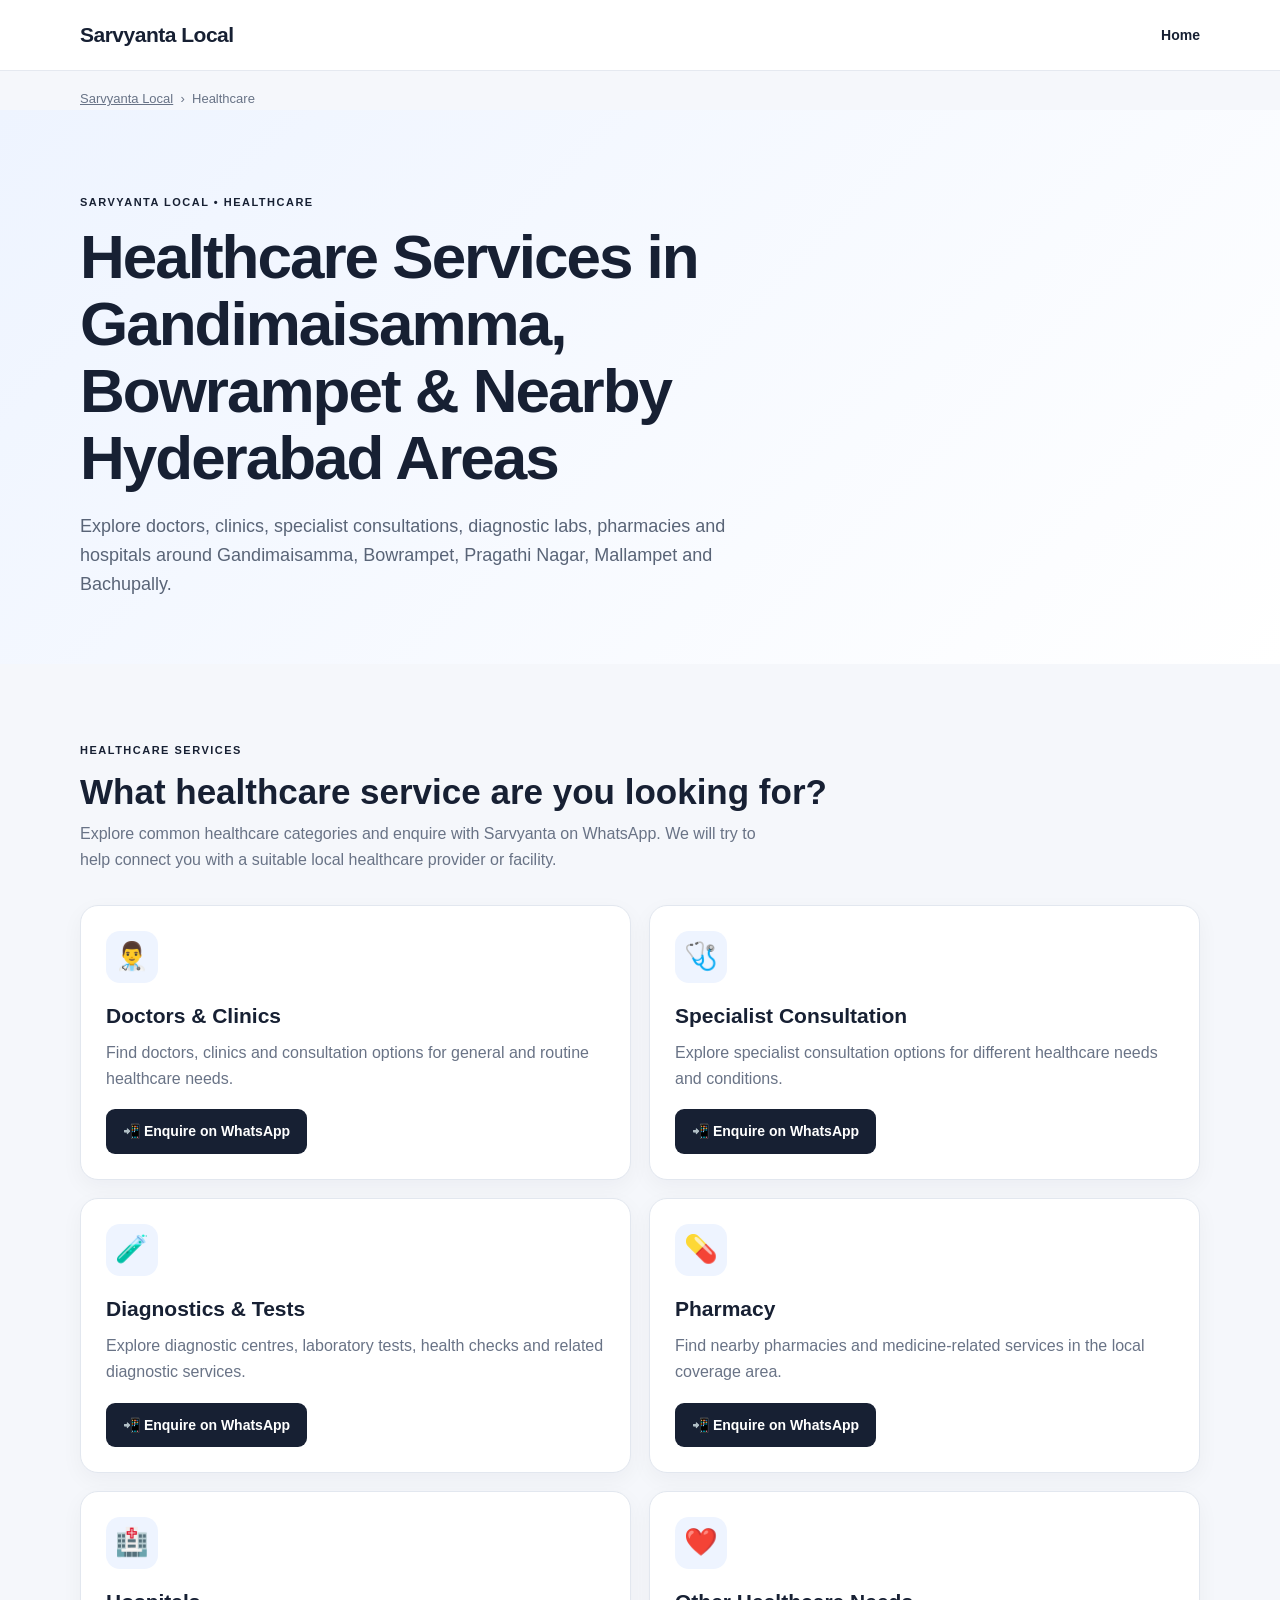
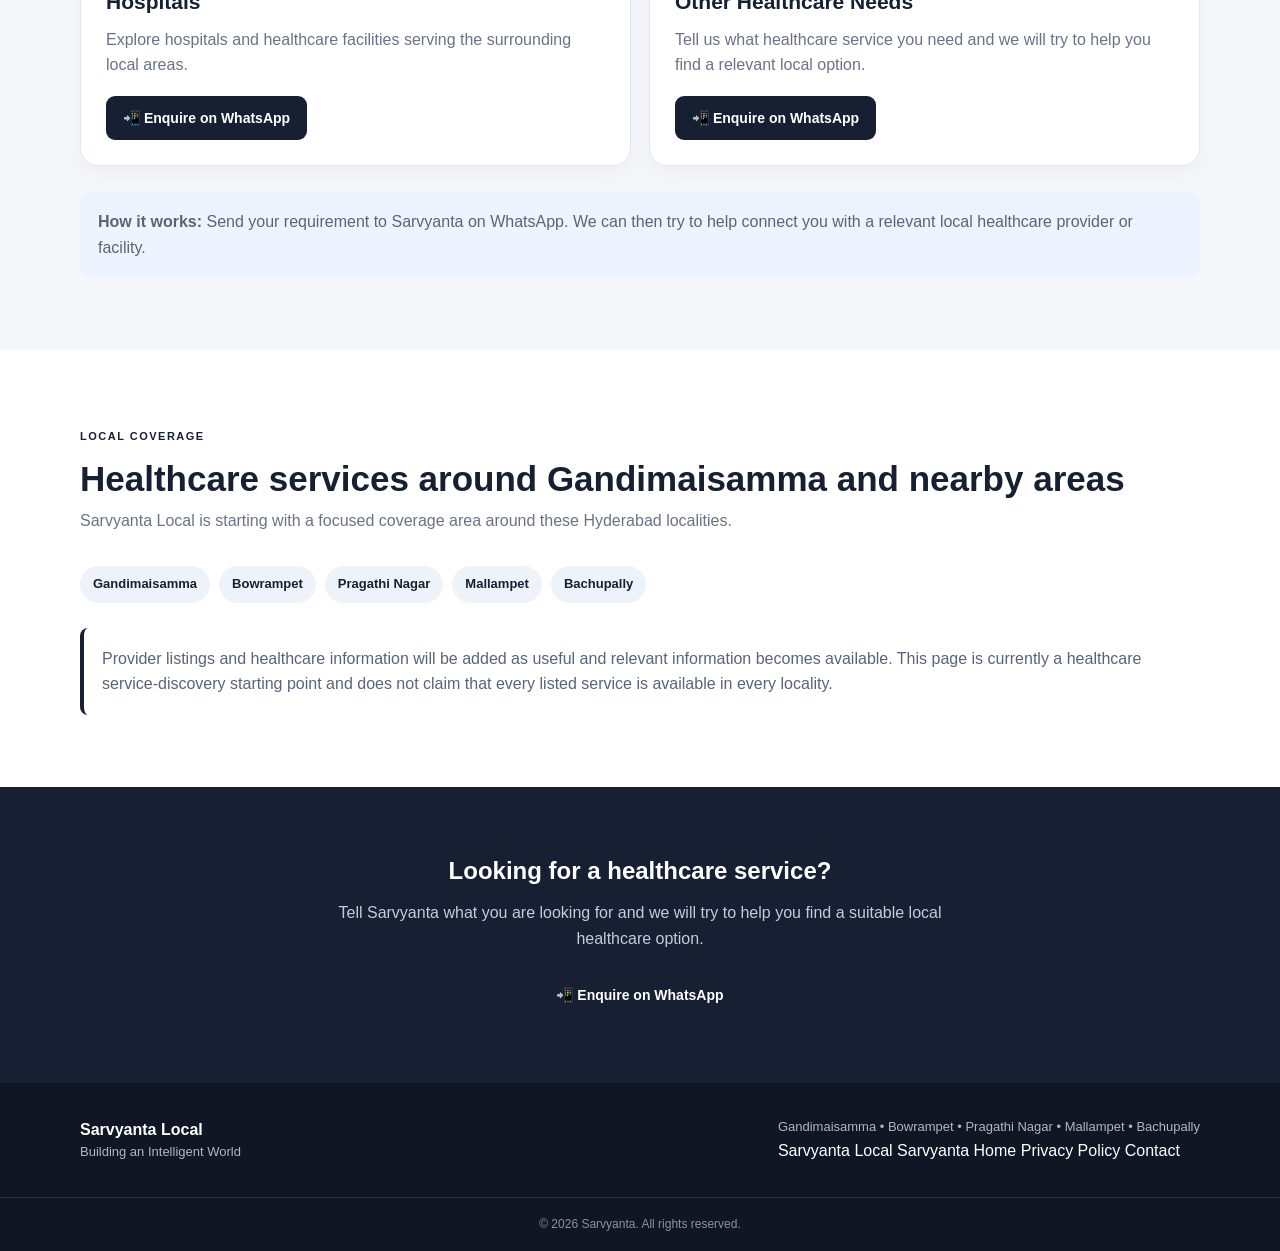
<file: healthcare/index.html>
<!DOCTYPE html>
<html lang="en">
<head>
<meta charset="UTF-8">
  <meta name="google-adsense-account" content="ca-pub-6474637490053228">
<meta name="viewport" content="width=device-width, initial-scale=1.0">

<title>Healthcare Services in Gandimaisamma, Bowrampet & Bachupally | Sarvyanta Local</title>

<meta name="description" content="Find doctors, clinics, specialist consultations, diagnostic labs, pharmacies and hospitals in Gandimaisamma, Bowrampet, Pragathi Nagar, Mallampet and Bachupally, Hyderabad.">

<meta name="robots" content="index,follow">

<link rel="canonical" href="https://local.sarvyanta.com/healthcare/">

<link rel="icon" href="data:,">

<!-- Google tag -->
<script async src="https://www.googletagmanager.com/gtag/js?id=G-987ESMD68T"></script>
<script>
window.dataLayer = window.dataLayer || [];

function gtag(){
  dataLayer.push(arguments);
}

gtag('js', new Date());
gtag('config', 'G-987ESMD68T');
</script>

<!-- SEO structured data -->
<script type="application/ld+json">
{
  "@context": "https://schema.org",
  "@type": "WebPage",
  "name": "Healthcare Services in Gandimaisamma, Bowrampet & Bachupally | Sarvyanta Local",
  "url": "https://local.sarvyanta.com/healthcare/",
  "description": "Find doctors, clinics, specialist consultations, diagnostic labs, pharmacies and hospitals in Gandimaisamma, Bowrampet, Pragathi Nagar, Mallampet and Bachupally, Hyderabad.",
  "isPartOf": {
    "@type": "WebSite",
    "name": "Sarvyanta Local",
    "url": "https://local.sarvyanta.com/"
  },
  "about": [
    "Doctors and Clinics",
    "Specialist Consultation",
    "Diagnostics and Tests",
    "Pharmacy",
    "Hospitals",
    "Healthcare Services"
  ],
  "areaServed": [
    {
      "@type": "Place",
      "name": "Gandimaisamma"
    },
    {
      "@type": "Place",
      "name": "Bowrampet"
    },
    {
      "@type": "Place",
      "name": "Pragathi Nagar"
    },
    {
      "@type": "Place",
      "name": "Mallampet"
    },
    {
      "@type": "Place",
      "name": "Bachupally"
    },
    {
      "@type": "City",
      "name": "Hyderabad"
    }
  ]
}
</script>

<link rel="stylesheet" href="style.css">
</head>

<body data-page-type="category" data-category="healthcare">

<header class="header">

<div class="container nav">

<a class="logo" href="/">Sarvyanta Local</a>

<a class="nav-link" href="/">Home</a>

</div>

</header>

<main>

<div class="container breadcrumb">

<a href="/">Sarvyanta Local</a>
&nbsp;›&nbsp;
Healthcare

</div>


<section class="hero">

<div class="container">

<span class="eyebrow">Sarvyanta Local • Healthcare</span>

<h1>Healthcare Services in Gandimaisamma, Bowrampet & Nearby Hyderabad Areas</h1>

<p class="hero-text">
Explore doctors, clinics, specialist consultations, diagnostic labs, pharmacies and hospitals around Gandimaisamma, Bowrampet, Pragathi Nagar, Mallampet and Bachupally.
</p>

</div>

</section>


<section class="section">

<div class="container">

<div class="section-heading">

<span class="eyebrow">Healthcare Services</span>

<h2>What healthcare service are you looking for?</h2>

<p>
Explore common healthcare categories and enquire with Sarvyanta on WhatsApp. We will try to help connect you with a suitable local healthcare provider or facility.
</p>

</div>


<div class="service-grid">


<div class="service-card"
data-track="select_service"
data-category="healthcare"
data-service="Doctors and Clinics">

<div class="service-icon">👨‍⚕️</div>

<h3>Doctors & Clinics</h3>

<p>
Find doctors, clinics and consultation options for general and routine healthcare needs.
</p>

<a class="whatsapp-button"
href="https://wa.me/917386406514?text=Hi%20Sarvyanta%2C%20I%20am%20looking%20for%20a%20Doctor%20or%20Clinic.%20Please%20help%20me%20find%20a%20suitable%20option."
target="_blank"
rel="noopener"
data-track="whatsapp_enquiry"
data-category="healthcare"
data-service="Doctors and Clinics">

📲 Enquire on WhatsApp

</a>

</div>


<div class="service-card"
data-track="select_service"
data-category="healthcare"
data-service="Specialist Consultation">

<div class="service-icon">🩺</div>

<h3>Specialist Consultation</h3>

<p>
Explore specialist consultation options for different healthcare needs and conditions.
</p>

<a class="whatsapp-button"
href="https://wa.me/917386406514?text=Hi%20Sarvyanta%2C%20I%20am%20looking%20for%20a%20Specialist%20Doctor.%20Please%20help%20me%20find%20a%20suitable%20option."
target="_blank"
rel="noopener"
data-track="whatsapp_enquiry"
data-category="healthcare"
data-service="Specialist Consultation">

📲 Enquire on WhatsApp

</a>

</div>


<div class="service-card"
data-track="select_service"
data-category="healthcare"
data-service="Diagnostics and Tests">

<div class="service-icon">🧪</div>

<h3>Diagnostics & Tests</h3>

<p>
Explore diagnostic centres, laboratory tests, health checks and related diagnostic services.
</p>

<a class="whatsapp-button"
href="https://wa.me/917386406514?text=Hi%20Sarvyanta%2C%20I%20am%20looking%20for%20Diagnostic%20Tests%20or%20a%20Lab.%20Please%20help%20me%20find%20a%20suitable%20option."
target="_blank"
rel="noopener"
data-track="whatsapp_enquiry"
data-category="healthcare"
data-service="Diagnostics and Tests">

📲 Enquire on WhatsApp

</a>

</div>


<div class="service-card"
data-track="select_service"
data-category="healthcare"
data-service="Pharmacy">

<div class="service-icon">💊</div>

<h3>Pharmacy</h3>

<p>
Find nearby pharmacies and medicine-related services in the local coverage area.
</p>

<a class="whatsapp-button"
href="https://wa.me/917386406514?text=Hi%20Sarvyanta%2C%20I%20am%20looking%20for%20a%20Pharmacy.%20Please%20help%20me%20find%20a%20suitable%20option."
target="_blank"
rel="noopener"
data-track="whatsapp_enquiry"
data-category="healthcare"
data-service="Pharmacy">

📲 Enquire on WhatsApp

</a>

</div>


<div class="service-card"
data-track="select_service"
data-category="healthcare"
data-service="Hospitals">

<div class="service-icon">🏥</div>

<h3>Hospitals</h3>

<p>
Explore hospitals and healthcare facilities serving the surrounding local areas.
</p>

<a class="whatsapp-button"
href="https://wa.me/917386406514?text=Hi%20Sarvyanta%2C%20I%20am%20looking%20for%20a%20Hospital.%20Please%20help%20me%20find%20a%20suitable%20option."
target="_blank"
rel="noopener"
data-track="whatsapp_enquiry"
data-category="healthcare"
data-service="Hospitals">

📲 Enquire on WhatsApp

</a>

</div>


<div class="service-card"
data-track="select_service"
data-category="healthcare"
data-service="Other Healthcare">

<div class="service-icon">❤️</div>

<h3>Other Healthcare Needs</h3>

<p>
Tell us what healthcare service you need and we will try to help you find a relevant local option.
</p>

<a class="whatsapp-button"
href="https://wa.me/917386406514?text=Hi%20Sarvyanta%2C%20I%20have%20a%20healthcare%20requirement.%20Please%20help%20me%20find%20a%20suitable%20service."
target="_blank"
rel="noopener"
data-track="whatsapp_enquiry"
data-category="healthcare"
data-service="Other Healthcare">

📲 Enquire on WhatsApp

</a>

</div>


</div>


<div class="service-note">

<strong>How it works:</strong>

Send your requirement to Sarvyanta on WhatsApp. We can then try to help connect you with a relevant local healthcare provider or facility.

</div>

</div>

</section>


<section class="section" style="background:#fff">

<div class="container">

<div class="section-heading">

<span class="eyebrow">Local Coverage</span>

<h2>Healthcare services around Gandimaisamma and nearby areas</h2>

<p>
Sarvyanta Local is starting with a focused coverage area around these Hyderabad localities.
</p>

</div>


<div class="location-list">

<span class="location-pill">Gandimaisamma</span>

<span class="location-pill">Bowrampet</span>

<span class="location-pill">Pragathi Nagar</span>

<span class="location-pill">Mallampet</span>

<span class="location-pill">Bachupally</span>

</div>


<div class="note">

Provider listings and healthcare information will be added as useful and relevant information becomes available. This page is currently a healthcare service-discovery starting point and does not claim that every listed service is available in every locality.

</div>

</div>

</section>


<section class="cta">

<div class="container">

<h2>Looking for a healthcare service?</h2>

<p>
Tell Sarvyanta what you are looking for and we will try to help you find a suitable local healthcare option.
</p>

<a class="whatsapp-button"
href="https://wa.me/917386406514?text=Hi%20Sarvyanta%2C%20I%20am%20looking%20for%20a%20healthcare%20service.%20Please%20help%20me."
target="_blank"
rel="noopener"
data-track="whatsapp_enquiry"
data-category="healthcare"
data-service="General Healthcare">

📲 Enquire on WhatsApp

</a>

</div>

</section>

</main>

<footer> <div class="container footer"> <div> <strong>Sarvyanta Local</strong> <p>Building an Intelligent World</p> </div> <div> <p> Gandimaisamma • Bowrampet • Pragathi Nagar • Mallampet • Bachupally </p> <div class="footer-links"> <a href="https://local.sarvyanta.com/">Sarvyanta Local</a> <a href="https://sarvyanta.com/">Sarvyanta Home</a> <a href="https://sarvyanta.com/Privacy-Policy/">Privacy Policy</a> <a href="mailto:sarvyanta@gmail.com">Contact</a> </div> </div> </div> <div class="copyright"> © 2026 Sarvyanta. All rights reserved. </div> </footer> 

<script src="script.js"></script>

</body>
  </html>
</file>
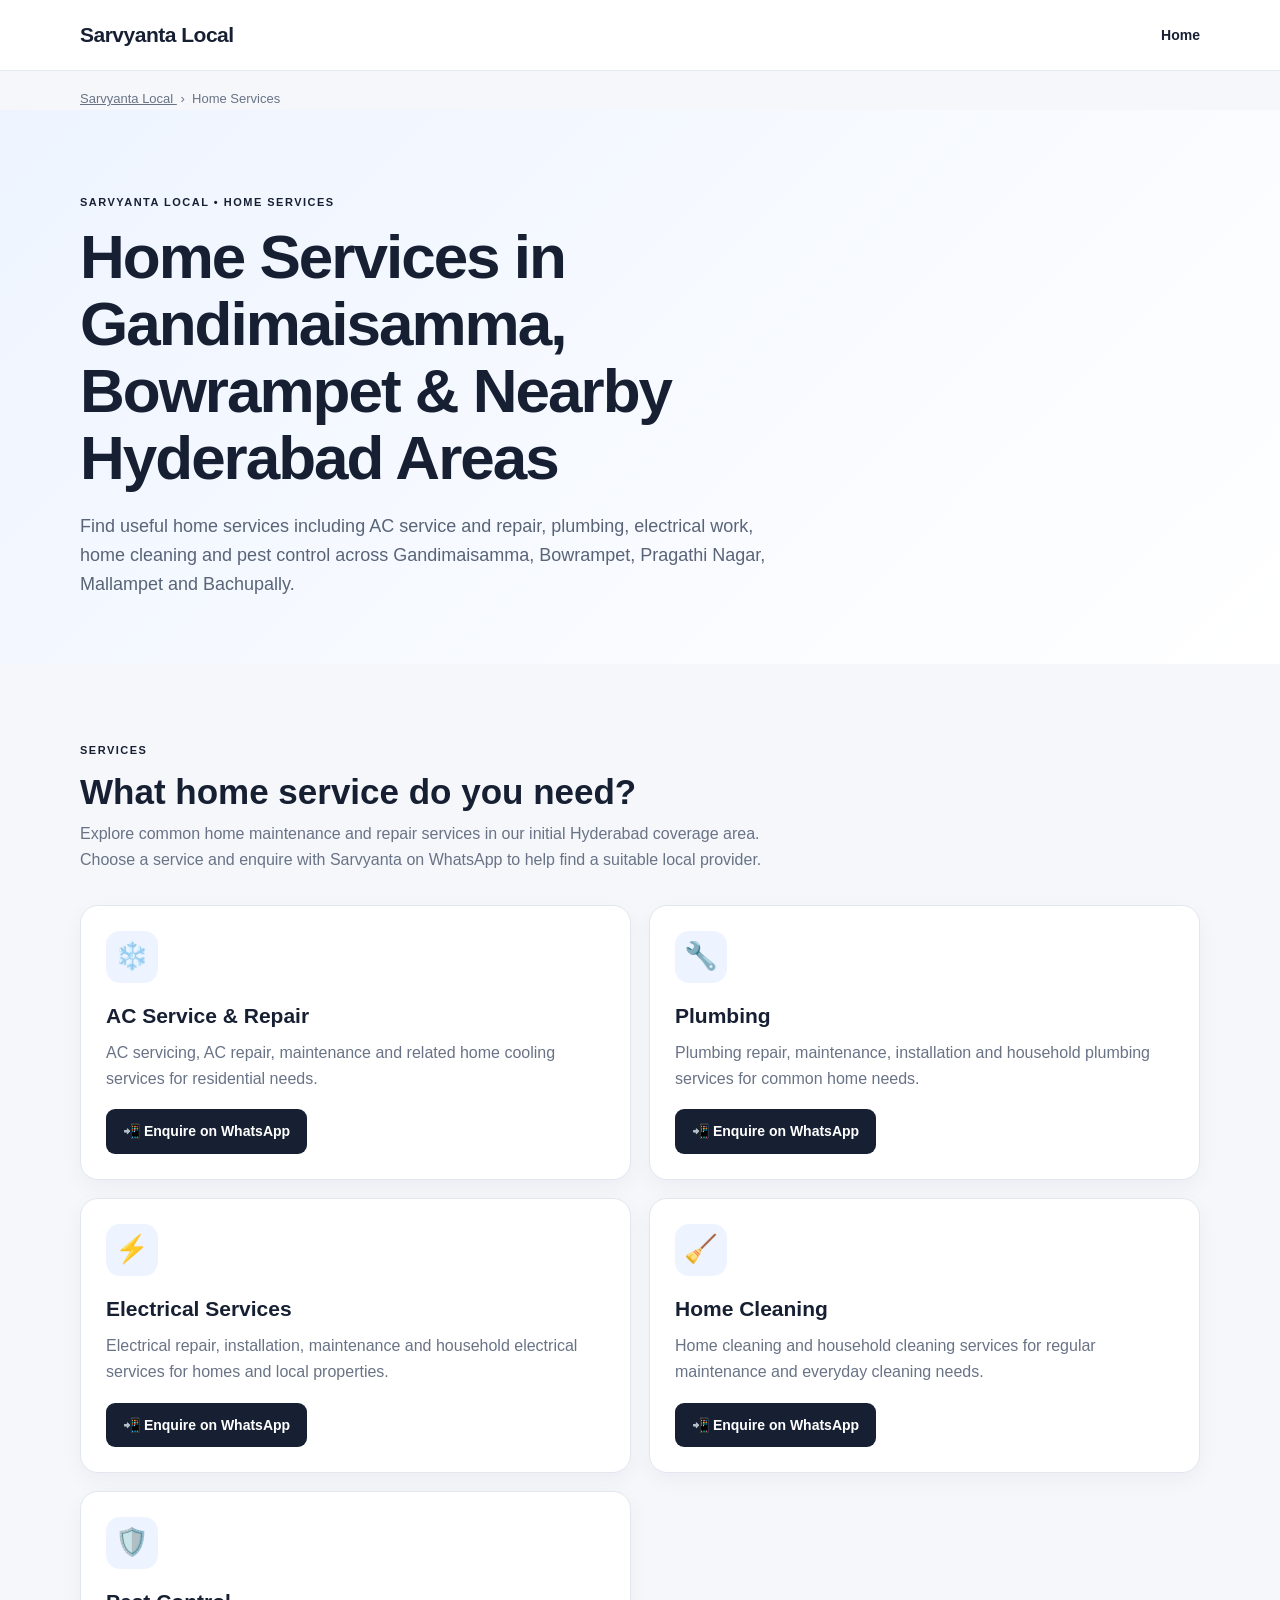
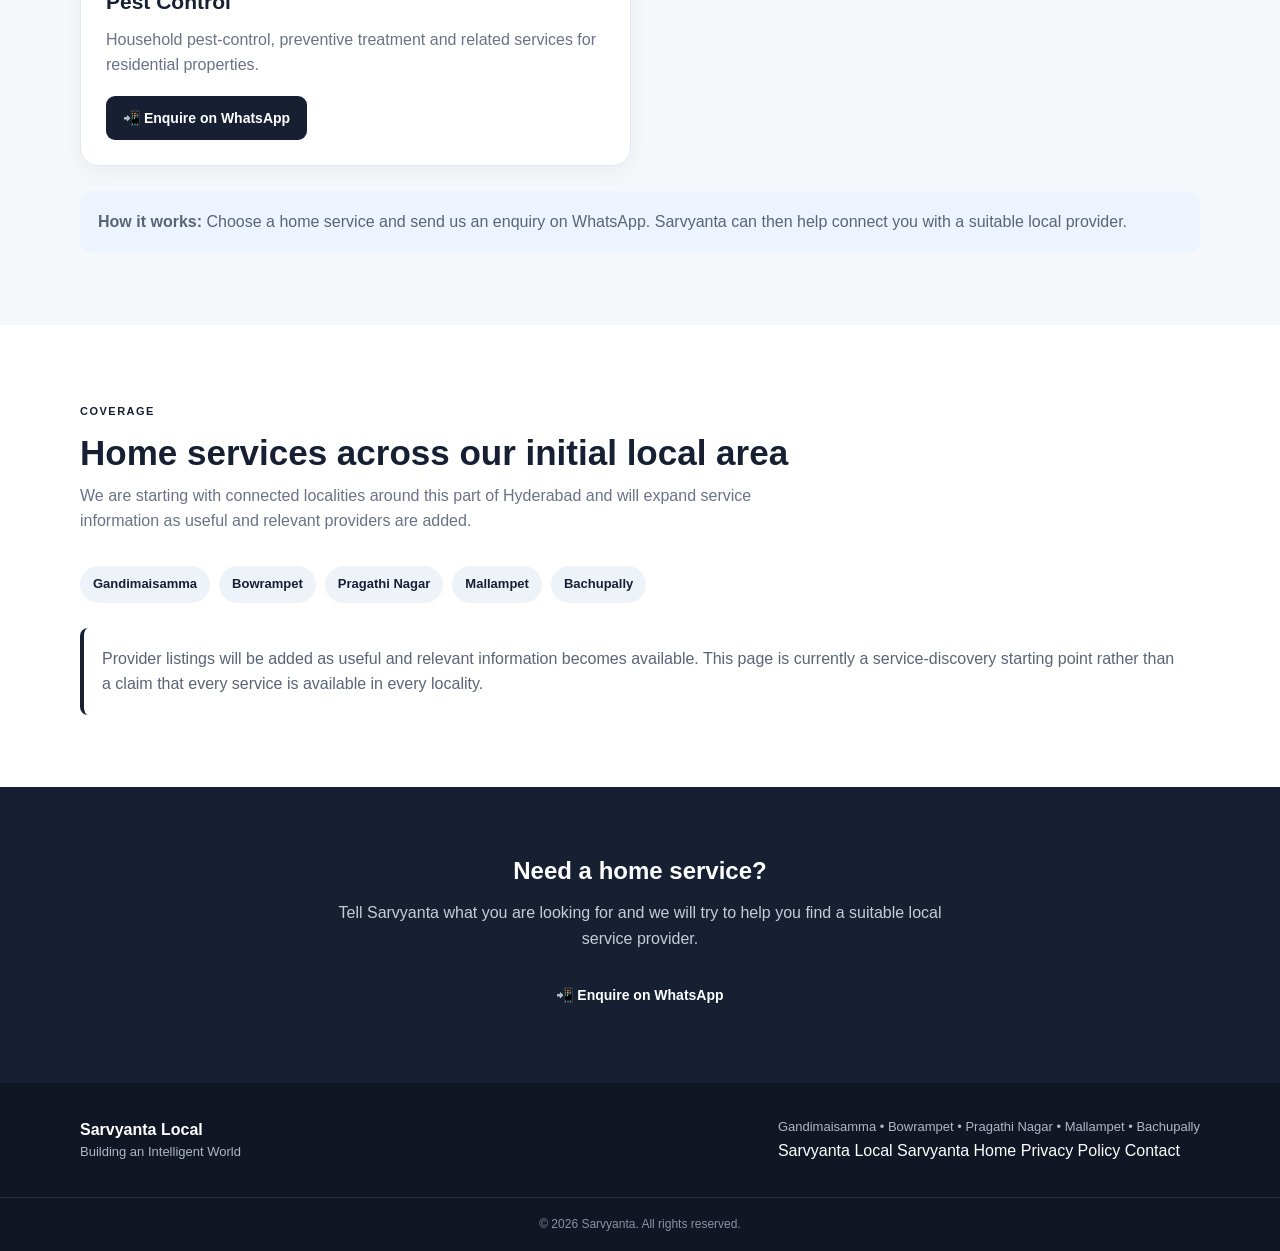
<file: home-sevices/index.html>
<!DOCTYPE html>
<html lang="en">
<head>
<meta charset="UTF-8">
  <meta name="google-adsense-account" content="ca-pub-6474637490053228">
<meta name="viewport" content="width=device-width, initial-scale=1.0">

<title>Home Services in Gandimaisamma, Bowrampet & Bachupally | Sarvyanta Local</title>

<meta name="description" content="Find AC service, plumbing, electricians, home cleaning and pest control services in Gandimaisamma, Bowrampet, Pragathi Nagar, Mallampet and Bachupally, Hyderabad.">

<meta name="robots" content="index,follow">

<link rel="canonical" href="https://local.sarvyanta.com/home-services/">

<link rel="icon" href="data:,">

<!-- Google tag (gtag.js) -->
<script async src="https://www.googletagmanager.com/gtag/js?id=G-987ESMD68T"></script>

<script>
window.dataLayer = window.dataLayer || [];

function gtag(){
  dataLayer.push(arguments);
}

gtag('js', new Date());
gtag('config', 'G-987ESMD68T');
</script>

<!-- Structured Data -->
<script type="application/ld+json">
{
  "@context":"https://schema.org",
  "@type":"WebPage",
  "name":"Home Services in Gandimaisamma, Bowrampet & Bachupally | Sarvyanta Local",
  "url":"https://local.sarvyanta.com/home-services/",
  "description":"Find AC service, plumbing, electrical, home cleaning and pest control services across Gandimaisamma, Bowrampet, Pragathi Nagar, Mallampet and Bachupally, Hyderabad.",
  "isPartOf":{
    "@type":"WebSite",
    "name":"Sarvyanta Local",
    "url":"https://local.sarvyanta.com/"
  },
  "about":[
    "AC service",
    "AC repair",
    "plumbing",
    "electrical services",
    "home cleaning",
    "pest control"
  ],
  "areaServed":[
    "Gandimaisamma",
    "Bowrampet",
    "Pragathi Nagar",
    "Mallampet",
    "Bachupally",
    "Hyderabad"
  ]
}
</script>

<link rel="stylesheet" href="style.css">

</head>

<body data-page-type="category" data-category="home-services">

<header class="header">

<div class="container nav">

<a class="logo" href="/">
Sarvyanta Local
</a>

<a class="nav-link" href="/">
Home
</a>

</div>

</header>


<main>

<div class="container breadcrumb">

<a href="/">
Sarvyanta Local
</a>

&nbsp;›&nbsp;

Home Services

</div>


<!-- HERO -->

<section class="hero">

<div class="container">

<span class="eyebrow">
Sarvyanta Local • Home Services
</span>

<h1>
Home Services in Gandimaisamma, Bowrampet & Nearby Hyderabad Areas
</h1>

<p class="hero-text">
Find useful home services including AC service and repair, plumbing, electrical work, home cleaning and pest control across Gandimaisamma, Bowrampet, Pragathi Nagar, Mallampet and Bachupally.
</p>

</div>

</section>


<!-- SERVICES -->

<section class="section">

<div class="container">

<div class="section-heading">

<span class="eyebrow">
Services
</span>

<h2>
What home service do you need?
</h2>

<p>
Explore common home maintenance and repair services in our initial Hyderabad coverage area. Choose a service and enquire with Sarvyanta on WhatsApp to help find a suitable local provider.
</p>

</div>


<div class="service-grid">


<!-- AC SERVICE -->

<div class="service-card"
data-track="select_service"
data-category="home-services"
data-service="ac-service">

<div class="service-icon">
❄️
</div>

<h3>
AC Service & Repair
</h3>

<p>
AC servicing, AC repair, maintenance and related home cooling services for residential needs.
</p>

<a class="whatsapp-button"
href="https://wa.me/917386406514?text=Hi%20Sarvyanta%2C%20I%20am%20interested%20in%20AC%20Service%20%26%20Repair.%20Please%20help%20me%20find%20a%20suitable%20service%20provider."
target="_blank"
rel="noopener"
data-track="whatsapp_enquiry"
data-category="home-services"
data-service="AC Service & Repair">

📲 Enquire on WhatsApp

</a>

</div>


<!-- PLUMBING -->

<div class="service-card"
data-track="select_service"
data-category="home-services"
data-service="plumbing">

<div class="service-icon">
🔧
</div>

<h3>
Plumbing
</h3>

<p>
Plumbing repair, maintenance, installation and household plumbing services for common home needs.
</p>

<a class="whatsapp-button"
href="https://wa.me/917386406514?text=Hi%20Sarvyanta%2C%20I%20am%20interested%20in%20Plumbing.%20Please%20help%20me%20find%20a%20suitable%20service%20provider."
target="_blank"
rel="noopener"
data-track="whatsapp_enquiry"
data-category="home-services"
data-service="Plumbing">

📲 Enquire on WhatsApp

</a>

</div>


<!-- ELECTRICAL -->

<div class="service-card"
data-track="select_service"
data-category="home-services"
data-service="electrical">

<div class="service-icon">
⚡
</div>

<h3>
Electrical Services
</h3>

<p>
Electrical repair, installation, maintenance and household electrical services for homes and local properties.
</p>

<a class="whatsapp-button"
href="https://wa.me/917386406514?text=Hi%20Sarvyanta%2C%20I%20am%20interested%20in%20Electrical%20services.%20Please%20help%20me%20find%20a%20suitable%20service%20provider."
target="_blank"
rel="noopener"
data-track="whatsapp_enquiry"
data-category="home-services"
data-service="Electrical">

📲 Enquire on WhatsApp

</a>

</div>


<!-- CLEANING -->

<div class="service-card"
data-track="select_service"
data-category="home-services"
data-service="cleaning">

<div class="service-icon">
🧹
</div>

<h3>
Home Cleaning
</h3>

<p>
Home cleaning and household cleaning services for regular maintenance and everyday cleaning needs.
</p>

<a class="whatsapp-button"
href="https://wa.me/917386406514?text=Hi%20Sarvyanta%2C%20I%20am%20interested%20in%20Home%20Cleaning.%20Please%20help%20me%20find%20a%20suitable%20service%20provider."
target="_blank"
rel="noopener"
data-track="whatsapp_enquiry"
data-category="home-services"
data-service="Home Cleaning">

📲 Enquire on WhatsApp

</a>

</div>


<!-- PEST CONTROL -->

<div class="service-card"
data-track="select_service"
data-category="home-services"
data-service="pest-control">

<div class="service-icon">
🛡️
</div>

<h3>
Pest Control
</h3>

<p>
Household pest-control, preventive treatment and related services for residential properties.
</p>

<a class="whatsapp-button"
href="https://wa.me/917386406514?text=Hi%20Sarvyanta%2C%20I%20am%20interested%20in%20Pest%20Control.%20Please%20help%20me%20find%20a%20suitable%20service%20provider."
target="_blank"
rel="noopener"
data-track="whatsapp_enquiry"
data-category="home-services"
data-service="Pest Control">

📲 Enquire on WhatsApp

</a>

</div>


</div>


<div class="service-note">

<strong>How it works:</strong>

Choose a home service and send us an enquiry on WhatsApp. Sarvyanta can then help connect you with a suitable local provider.

</div>

</div>

</section>


<!-- COVERAGE -->

<section class="section" style="background:#fff">

<div class="container">

<div class="section-heading">

<span class="eyebrow">
Coverage
</span>

<h2>
Home services across our initial local area
</h2>

<p>
We are starting with connected localities around this part of Hyderabad and will expand service information as useful and relevant providers are added.
</p>

</div>


<div class="location-list">

<span class="location-pill">
Gandimaisamma
</span>

<span class="location-pill">
Bowrampet
</span>

<span class="location-pill">
Pragathi Nagar
</span>

<span class="location-pill">
Mallampet
</span>

<span class="location-pill">
Bachupally
</span>

</div>


<div class="note">

Provider listings will be added as useful and relevant information becomes available. This page is currently a service-discovery starting point rather than a claim that every service is available in every locality.

</div>

</div>

</section>


<!-- CTA -->

<section class="cta">

<div class="container">

<h2>
Need a home service?
</h2>

<p>
Tell Sarvyanta what you are looking for and we will try to help you find a suitable local service provider.
</p>

<a class="whatsapp-button"
href="https://wa.me/917386406514?text=Hi%20Sarvyanta%2C%20I%20am%20looking%20for%20a%20home%20service.%20Please%20help%20me%20find%20a%20suitable%20service%20provider."
target="_blank"
rel="noopener"
data-track="whatsapp_enquiry"
data-category="home-services"
data-service="General Home Service">

📲 Enquire on WhatsApp

</a>

</div>

</section>

</main>

<!-- FOOTER --> <footer> <div class="container footer"> <div> <strong>Sarvyanta Local</strong> <p>Building an Intelligent World</p> </div> <div> <p> Gandimaisamma • Bowrampet • Pragathi Nagar • Mallampet • Bachupally </p> <div class="footer-links"> <a href="https://local.sarvyanta.com/">Sarvyanta Local</a> <a href="https://sarvyanta.com/">Sarvyanta Home</a> <a href="https://sarvyanta.com/Privacy-Policy/">Privacy Policy</a> <a href="mailto:sarvyanta@gmail.com">Contact</a> </div> </div> </div> <div class="copyright"> © 2026 Sarvyanta. All rights reserved. </div> </footer> 


<script src="script.js"></script>

</body>
  </html>
</file>
<file: style.css>
*{
  box-sizing:border-box;
  margin:0;
  padding:0
}

html{
  scroll-behavior:smooth
}

body{
  font-family:Arial,Helvetica,sans-serif;
  background:#f5f7fb;
  color:#172033;
  line-height:1.6;
  overflow-x:hidden
}

a{
  text-decoration:none;
  color:inherit
}

.container{
  width:min(1120px,92%);
  margin:auto
}


/* =========================
   HEADER
========================= */

.header{
  background:rgba(255,255,255,.94);
  backdrop-filter:blur(12px);
  -webkit-backdrop-filter:blur(12px);
  border-bottom:1px solid #e5e9f0;
  position:sticky;
  top:0;
  z-index:20
}

.nav{
  min-height:72px;
  display:flex;
  align-items:center;
  justify-content:space-between;
  gap:20px
}

.logo{
  font-size:21px;
  font-weight:800;
  letter-spacing:-.6px
}

.nav-link{
  font-size:14px;
  font-weight:800;
  padding:9px 15px;
  border-radius:999px;
  background:#eef4ff;
  transition:.25s ease
}

.nav-link:hover{
  transform:translateY(-1px);
  background:#e4edff
}


/* =========================
   HERO
========================= */

.hero{
  position:relative;
  overflow:hidden;
  background:
    radial-gradient(circle at 85% 20%,rgba(75,125,255,.14),transparent 30%),
    radial-gradient(circle at 10% 80%,rgba(91,164,255,.10),transparent 28%),
    linear-gradient(135deg,#eef4ff 0%,#ffffff 52%,#f5f8ff 100%);
  padding:88px 0 76px;
  border-bottom:1px solid #e7ebf2
}

.hero:before{
  content:"";
  position:absolute;
  width:260px;
  height:260px;
  border-radius:50%;
  border:1px solid rgba(67,111,201,.10);
  right:-100px;
  top:-80px
}

.hero:after{
  content:"";
  position:absolute;
  width:170px;
  height:170px;
  border-radius:50%;
  border:1px solid rgba(67,111,201,.08);
  right:20px;
  top:10px
}

.hero .container{
  position:relative;
  z-index:2
}

.eyebrow{
  display:inline-flex;
  align-items:center;
  gap:8px;
  font-size:11px;
  font-weight:800;
  letter-spacing:1.6px;
  margin-bottom:14px;
  text-transform:uppercase;
  color:#4268aa
}

.eyebrow:before{
  content:"";
  width:22px;
  height:2px;
  background:#4268aa;
  border-radius:5px
}

.hero h1{
  max-width:850px;
  font-size:clamp(40px,6vw,64px);
  line-height:1.06;
  letter-spacing:-2.5px;
  margin-bottom:22px
}

.hero-text{
  max-width:750px;
  color:#596477;
  font-size:18px;
  line-height:1.7
}


/* =========================
   LOCATION BOX
========================= */

.location-box{
  position:relative;
  background:rgba(255,255,255,.9);
  border:1px solid #dfe6f1;
  border-radius:20px;
  padding:22px;
  box-shadow:
    0 14px 35px rgba(20,32,55,.07),
    0 2px 5px rgba(20,32,55,.03);
  max-width:850px
}

.location-box strong{
  font-size:14px;
  letter-spacing:.2px
}

.location-list{
  display:flex;
  flex-wrap:wrap;
  gap:9px;
  margin-top:14px
}

.location-pill{
  background:#f1f5fa;
  border:1px solid #e1e7ef;
  border-radius:999px;
  padding:9px 14px;
  font-size:13px;
  font-weight:700;
  transition:.25s ease
}

.location-pill:hover{
  background:#e8f0ff;
  border-color:#cbdaf5;
  transform:translateY(-2px);
  box-shadow:0 5px 12px rgba(35,70,120,.08)
}


/* =========================
   SECTIONS
========================= */

.section{
  padding:78px 0
}

.section-heading{
  margin-bottom:34px
}

.section-heading .eyebrow{
  margin-bottom:10px
}

.section-heading h2{
  font-size:36px;
  line-height:1.15;
  letter-spacing:-1px;
  margin-bottom:11px
}

.section-heading p{
  max-width:720px;
  color:#697386;
  font-size:15px;
  line-height:1.7
}


/* =========================
   CATEGORY CARDS
========================= */

.category-grid{
  display:grid;
  grid-template-columns:repeat(2,1fr);
  gap:20px
}

.card{
  position:relative;
  overflow:hidden;
  background:#fff;
  border:1px solid #e1e6ee;
  border-radius:20px;
  padding:27px;
  box-shadow:
    0 8px 24px rgba(20,32,55,.045),
    0 1px 2px rgba(20,32,55,.03);
  transition:
    transform .25s ease,
    box-shadow .25s ease,
    border-color .25s ease
}

.card:after{
  content:"";
  position:absolute;
  width:100px;
  height:100px;
  border-radius:50%;
  background:#eef4ff;
  right:-55px;
  top:-55px;
  opacity:.6;
  transition:.3s ease
}

.card:hover{
  transform:translateY(-6px);
  border-color:#d4deed;
  box-shadow:
    0 18px 40px rgba(20,32,55,.10),
    0 4px 10px rgba(20,32,55,.04)
}

.card:hover:after{
  transform:scale(1.35)
}

.card h3{
  position:relative;
  z-index:2;
  font-size:22px;
  letter-spacing:-.3px;
  margin-bottom:8px
}

.card p{
  position:relative;
  z-index:2;
  color:#697386;
  margin-bottom:18px;
  font-size:15px;
  line-height:1.65
}

.card-link{
  position:relative;
  z-index:2;
  display:inline-flex;
  align-items:center;
  font-weight:800;
  font-size:14px;
  color:#315fa8;
  transition:.2s ease
}

.card:hover .card-link{
  transform:translateX(3px)
}


/* =========================
   ICONS
========================= */

.icon{
  position:relative;
  z-index:2;
  width:56px;
  height:56px;
  display:flex;
  align-items:center;
  justify-content:center;
  background:linear-gradient(145deg,#eef4ff,#e4edff);
  border:1px solid #dbe6f7;
  border-radius:16px;
  font-size:27px;
  margin-bottom:18px;
  box-shadow:0 7px 15px rgba(45,78,130,.08);
  transition:.25s ease
}

.card:hover .icon{
  transform:scale(1.06) rotate(-2deg)
}


/* =========================
   SERVICE CARDS
========================= */

.service-grid{
  display:grid;
  grid-template-columns:repeat(2,1fr);
  gap:20px
}

.service-card{
  background:#fff;
  border:1px solid #e1e6ee;
  border-radius:20px;
  padding:27px;
  box-shadow:
    0 8px 24px rgba(20,32,55,.045),
    0 1px 2px rgba(20,32,55,.03);
  transition:.25s ease
}

.service-card:hover{
  transform:translateY(-5px);
  box-shadow:0 17px 36px rgba(20,32,55,.09);
  border-color:#d4deed
}

.service-card h3{
  font-size:21px;
  letter-spacing:-.2px;
  margin-bottom:8px
}

.service-card p{
  color:#697386;
  margin-bottom:18px;
  line-height:1.65
}

.service-icon{
  width:54px;
  height:54px;
  display:flex;
  align-items:center;
  justify-content:center;
  background:linear-gradient(145deg,#eef4ff,#e4edff);
  border:1px solid #dbe6f7;
  border-radius:15px;
  font-size:27px;
  margin-bottom:17px;
  box-shadow:0 6px 14px rgba(45,78,130,.07)
}


/* =========================
   WHATSAPP BUTTON
========================= */

.whatsapp-button{
  display:inline-flex;
  align-items:center;
  justify-content:center;
  gap:7px;
  background:#172033;
  color:#fff;
  padding:12px 18px;
  border-radius:10px;
  font-size:14px;
  font-weight:800;
  transition:.25s ease;
  cursor:pointer;
  box-shadow:0 6px 14px rgba(23,32,51,.12)
}

.whatsapp-button:hover{
  transform:translateY(-2px);
  box-shadow:0 9px 18px rgba(23,32,51,.18);
  opacity:.94
}

.whatsapp-button:active{
  transform:translateY(0)
}


/* =========================
   NOTES
========================= */

.note{
  margin-top:27px;
  padding:20px 21px;
  border-left:4px solid #315fa8;
  background:#fff;
  border-radius:10px;
  color:#596477;
  box-shadow:0 6px 18px rgba(20,32,55,.04)
}

.service-note{
  margin-top:27px;
  padding:20px;
  background:#eef4ff;
  border:1px solid #dce7f8;
  border-radius:14px;
  color:#596477
}


/* =========================
   BREADCRUMB
========================= */

.breadcrumb{
  padding:18px 0 0;
  font-size:13px;
  color:#687386
}

.breadcrumb a{
  text-decoration:underline;
  text-underline-offset:3px
}


/* =========================
   CTA
========================= */

.cta{
  position:relative;
  overflow:hidden;
  background:
    radial-gradient(circle at 15% 30%,rgba(92,135,210,.20),transparent 28%),
    radial-gradient(circle at 85% 70%,rgba(92,135,210,.16),transparent 28%),
    #172033;
  color:#fff;
  padding:75px 0;
  text-align:center
}

.cta:before{
  content:"";
  position:absolute;
  width:220px;
  height:220px;
  border:1px solid rgba(255,255,255,.08);
  border-radius:50%;
  left:-100px;
  top:-100px
}

.cta .container{
  position:relative;
  z-index:2
}

.cta h2{
  font-size:35px;
  line-height:1.2;
  letter-spacing:-.8px
}

.cta p{
  color:#c4ccd8;
  margin:11px auto 25px;
  max-width:620px
}

.button{
  display:inline-flex;
  align-items:center;
  justify-content:center;
  background:#fff;
  color:#172033;
  padding:12px 22px;
  border-radius:10px;
  font-weight:800;
  transition:.25s ease;
  box-shadow:0 8px 20px rgba(0,0,0,.12)
}

.button:hover{
  transform:translateY(-3px);
  box-shadow:0 12px 25px rgba(0,0,0,.18)
}


/* =========================
   FOOTER
========================= */

footer{
  background:#101624;
  color:#fff
}

.footer{
  padding:38px 0;
  display:flex;
  justify-content:space-between;
  gap:30px
}

.footer strong{
  font-size:16px
}

.footer p{
  color:#aeb7c7;
  font-size:13px;
  line-height:1.6
}

.copyright{
  text-align:center;
  border-top:1px solid #293142;
  padding:17px;
  color:#8993a5;
  font-size:12px
}


/* =========================
   FOCUS / ACCESSIBILITY
========================= */

a:focus-visible{
  outline:3px solid rgba(49,95,168,.35);
  outline-offset:3px;
  border-radius:6px
}


/* =========================
   MOBILE
========================= */

@media(max-width:700px){

  .nav{
    min-height:66px
  }

  .logo{
    font-size:19px
  }

  .nav-link{
    font-size:13px;
    padding:8px 12px
  }

  .hero{
    padding:62px 0 54px
  }

  .hero h1{
    font-size:40px;
    letter-spacing:-1.8px
  }

  .hero-text{
    font-size:16px;
    line-height:1.65
  }

  .location-box{
    padding:18px
  }

  .location-pill{
    font-size:12px;
    padding:8px 12px
  }

  .section{
    padding:60px 0
  }

  .section-heading{
    margin-bottom:27px
  }

  .section-heading h2{
    font-size:30px
  }

  .category-grid,
  .service-grid{
    grid-template-columns:1fr;
    gap:16px
  }

  .card{
    padding:23px
  }

  .service-card{
    padding:22px
  }

  .cta{
    padding:60px 0
  }

  .cta h2{
    font-size:30px
  }

  .footer{
    flex-direction:column;
    padding:32px 0
  }

}


/* =========================
   SMALL PHONES
========================= */

@media(max-width:420px){

  .hero h1{
    font-size:35px
  }

  .hero{
    padding-top:52px
  }

  .section-heading h2{
    font-size:28px
  }

  .card{
    border-radius:17px;
    padding:21px
  }

  .location-list{
    gap:7px
  }

  .location-pill{
    padding:7px 10px
  }

      }
</file>
<file: 404/style.css>
*{box-sizing:border-box;margin:0;padding:0}
html{scroll-behavior:smooth}
body{font-family:Arial,Helvetica,sans-serif;background:#f5f7fb;color:#172033;line-height:1.6}
a{text-decoration:none;color:inherit}
.container{width:min(1120px,92%);margin:auto}
.header{background:#fff;border-bottom:1px solid #e5e9f0;position:sticky;top:0;z-index:20}
.nav{min-height:70px;display:flex;align-items:center;justify-content:space-between;gap:20px}
.logo{font-size:21px;font-weight:800;letter-spacing:-.5px}
.nav-link{font-size:14px;font-weight:700}
.hero{background:linear-gradient(135deg,#eef4ff,#fff);padding:78px 0 65px}
.eyebrow{display:inline-block;font-size:11px;font-weight:800;letter-spacing:1.5px;margin-bottom:13px;text-transform:uppercase}
.hero h1{max-width:820px;font-size:clamp(38px,6vw,62px);line-height:1.08;letter-spacing:-2px;margin-bottom:20px}
.hero-text{max-width:720px;color:#596477;font-size:18px}
.section{padding:72px 0}
.section-heading{margin-bottom:32px}
.section-heading h2{font-size:35px;line-height:1.15;margin-bottom:9px}
.section-heading p{max-width:700px;color:#697386}
.category-grid{display:grid;grid-template-columns:repeat(2,1fr);gap:18px}
.card{background:#fff;border:1px solid #e2e7ef;border-radius:18px;padding:25px;box-shadow:0 7px 22px rgba(20,32,55,.045);transition:.2s}
.card:hover{transform:translateY(-3px);box-shadow:0 14px 30px rgba(20,32,55,.08)}
.card h3{font-size:22px;margin-bottom:7px}
.card p{color:#697386;margin-bottom:17px}
.card-link{font-weight:800;font-size:14px}
.location-box{background:#fff;border:1px solid #e0e6ef;border-radius:17px;padding:20px;box-shadow:0 10px 28px rgba(20,32,55,.05)}
.location-list{display:flex;flex-wrap:wrap;gap:9px;margin-top:12px}
.location-pill{background:#eef3f9;border-radius:999px;padding:8px 13px;font-size:13px;font-weight:700}
.note{margin-top:25px;padding:18px;border-left:4px solid #172033;background:#fff;border-radius:8px;color:#596477}
.cta{background:#172033;color:#fff;padding:65px 0;text-align:center}
.cta p{color:#c4ccd8;margin:10px auto 22px;max-width:620px}
.button{display:inline-block;background:#fff;color:#172033;padding:11px 20px;border-radius:8px;font-weight:800}
footer{background:#101624;color:#fff}
.footer{padding:34px 0;display:flex;justify-content:space-between;gap:30px}
.footer p{color:#aeb7c7;font-size:13px}
.copyright{text-align:center;border-top:1px solid #293142;padding:17px;color:#8993a5;font-size:12px}
.breadcrumb{padding:18px 0 0;font-size:13px;color:#687386}
.breadcrumb a{text-decoration:underline}
.icon{font-size:29px;margin-bottom:15px}
@media(max-width:700px){
 .hero{padding:60px 0 52px}
 .hero h1{font-size:41px}
 .category-grid{grid-template-columns:1fr}
 .footer{flex-direction:column}
 .section{padding:58px 0}
}
</file>
<file: automotive/style.css>
*{
  box-sizing:border-box;
  margin:0;
  padding:0
}

html{
  scroll-behavior:smooth
}

body{
  font-family:Arial,Helvetica,sans-serif;
  background:#f5f7fb;
  color:#172033;
  line-height:1.6
}

a{
  text-decoration:none;
  color:inherit
}

.container{
  width:min(1120px,92%);
  margin:auto
}

.header{
  background:#fff;
  border-bottom:1px solid #e5e9f0;
  position:sticky;
  top:0;
  z-index:20
}

.nav{
  min-height:70px;
  display:flex;
  align-items:center;
  justify-content:space-between;
  gap:20px
}

.logo{
  font-size:21px;
  font-weight:800;
  letter-spacing:-.5px
}

.nav-link{
  font-size:14px;
  font-weight:700
}

.hero{
  background:linear-gradient(135deg,#eef4ff,#fff);
  padding:78px 0 65px
}

.eyebrow{
  display:inline-block;
  font-size:11px;
  font-weight:800;
  letter-spacing:1.5px;
  margin-bottom:13px;
  text-transform:uppercase
}

.hero h1{
  max-width:820px;
  font-size:clamp(38px,6vw,62px);
  line-height:1.08;
  letter-spacing:-2px;
  margin-bottom:20px
}

.hero-text{
  max-width:720px;
  color:#596477;
  font-size:18px
}

.section{
  padding:72px 0
}

.section-heading{
  margin-bottom:32px
}

.section-heading h2{
  font-size:35px;
  line-height:1.15;
  margin-bottom:9px
}

.section-heading p{
  max-width:700px;
  color:#697386
}

.category-grid{
  display:grid;
  grid-template-columns:repeat(2,1fr);
  gap:18px
}

.card{
  background:#fff;
  border:1px solid #e2e7ef;
  border-radius:18px;
  padding:25px;
  box-shadow:0 7px 22px rgba(20,32,55,.045);
  transition:.2s
}

.card:hover{
  transform:translateY(-3px);
  box-shadow:0 14px 30px rgba(20,32,55,.08)
}

.card h3{
  font-size:22px;
  margin-bottom:7px
}

.card p{
  color:#697386;
  margin-bottom:17px
}

.card-link{
  font-weight:800;
  font-size:14px
}

.icon{
  width:52px;
  height:52px;
  display:flex;
  align-items:center;
  justify-content:center;
  background:#eef4ff;
  border-radius:14px;
  font-size:26px;
  margin-bottom:16px
}

/* Service cards */

.service-grid{
  display:grid;
  grid-template-columns:repeat(2,1fr);
  gap:18px
}

.service-card{
  background:#fff;
  border:1px solid #e2e7ef;
  border-radius:18px;
  padding:25px;
  box-shadow:0 7px 22px rgba(20,32,55,.045);
  transition:.2s
}

.service-card:hover{
  transform:translateY(-3px);
  box-shadow:0 14px 30px rgba(20,32,55,.08)
}

.service-card h3{
  font-size:21px;
  margin-bottom:8px
}

.service-card p{
  color:#697386;
  margin-bottom:18px
}

.service-icon{
  width:52px;
  height:52px;
  display:flex;
  align-items:center;
  justify-content:center;
  background:#eef4ff;
  border-radius:14px;
  font-size:27px;
  margin-bottom:16px
}

/* WhatsApp enquiry button */

.whatsapp-button{
  display:inline-flex;
  align-items:center;
  justify-content:center;
  gap:7px;
  background:#172033;
  color:#fff;
  padding:11px 17px;
  border-radius:9px;
  font-size:14px;
  font-weight:800;
  transition:.2s;
  cursor:pointer
}

.whatsapp-button:hover{
  transform:translateY(-2px);
  opacity:.92
}

.whatsapp-button:active{
  transform:translateY(0)
}

.location-box{
  background:#fff;
  border:1px solid #e0e6ef;
  border-radius:17px;
  padding:20px;
  box-shadow:0 10px 28px rgba(20,32,55,.05)
}

.location-list{
  display:flex;
  flex-wrap:wrap;
  gap:9px;
  margin-top:12px
}

.location-pill{
  background:#eef3f9;
  border-radius:999px;
  padding:8px 13px;
  font-size:13px;
  font-weight:700
}

.note{
  margin-top:25px;
  padding:18px;
  border-left:4px solid #172033;
  background:#fff;
  border-radius:8px;
  color:#596477
}

.service-note{
  margin-top:25px;
  padding:18px;
  background:#eef4ff;
  border-radius:12px;
  color:#596477
}

.breadcrumb{
  padding:18px 0 0;
  font-size:13px;
  color:#687386
}

.breadcrumb a{
  text-decoration:underline
}

.cta{
  background:#172033;
  color:#fff;
  padding:65px 0;
  text-align:center
}

.cta p{
  color:#c4ccd8;
  margin:10px auto 22px;
  max-width:620px
}

.button{
  display:inline-block;
  background:#fff;
  color:#172033;
  padding:11px 20px;
  border-radius:8px;
  font-weight:800
}

footer{
  background:#101624;
  color:#fff
}

.footer{
  padding:34px 0;
  display:flex;
  justify-content:space-between;
  gap:30px
}

.footer p{
  color:#aeb7c7;
  font-size:13px
}

.copyright{
  text-align:center;
  border-top:1px solid #293142;
  padding:17px;
  color:#8993a5;
  font-size:12px
}

@media(max-width:700px){

  .hero{
    padding:60px 0 52px
  }

  .hero h1{
    font-size:41px
  }

  .category-grid,
  .service-grid{
    grid-template-columns:1fr
  }

  .footer{
    flex-direction:column
  }

  .section{
    padding:58px 0
  }

  .service-card{
    padding:20px
  }
}
</file>
<file: education/style.css>
*{
  box-sizing:border-box;
  margin:0;
  padding:0
}

html{
  scroll-behavior:smooth
}

body{
  font-family:Arial,Helvetica,sans-serif;
  background:#f5f7fb;
  color:#172033;
  line-height:1.6
}

a{
  text-decoration:none;
  color:inherit
}

.container{
  width:min(1120px,92%);
  margin:auto
}

.header{
  background:#fff;
  border-bottom:1px solid #e5e9f0;
  position:sticky;
  top:0;
  z-index:20
}

.nav{
  min-height:70px;
  display:flex;
  align-items:center;
  justify-content:space-between;
  gap:20px
}

.logo{
  font-size:21px;
  font-weight:800;
  letter-spacing:-.5px
}

.nav-link{
  font-size:14px;
  font-weight:700
}

.hero{
  background:linear-gradient(135deg,#eef4ff,#fff);
  padding:78px 0 65px
}

.eyebrow{
  display:inline-block;
  font-size:11px;
  font-weight:800;
  letter-spacing:1.5px;
  margin-bottom:13px;
  text-transform:uppercase
}

.hero h1{
  max-width:820px;
  font-size:clamp(38px,6vw,62px);
  line-height:1.08;
  letter-spacing:-2px;
  margin-bottom:20px
}

.hero-text{
  max-width:720px;
  color:#596477;
  font-size:18px
}

.section{
  padding:72px 0
}

.section-heading{
  margin-bottom:32px
}

.section-heading h2{
  font-size:35px;
  line-height:1.15;
  margin-bottom:9px
}

.section-heading p{
  max-width:700px;
  color:#697386
}

.category-grid{
  display:grid;
  grid-template-columns:repeat(2,1fr);
  gap:18px
}

.card{
  background:#fff;
  border:1px solid #e2e7ef;
  border-radius:18px;
  padding:25px;
  box-shadow:0 7px 22px rgba(20,32,55,.045);
  transition:.2s
}

.card:hover{
  transform:translateY(-3px);
  box-shadow:0 14px 30px rgba(20,32,55,.08)
}

.card h3{
  font-size:22px;
  margin-bottom:7px
}

.card p{
  color:#697386;
  margin-bottom:17px
}

.card-link{
  font-weight:800;
  font-size:14px
}

.icon{
  width:52px;
  height:52px;
  display:flex;
  align-items:center;
  justify-content:center;
  background:#eef4ff;
  border-radius:14px;
  font-size:26px;
  margin-bottom:16px
}

/* Service cards */

.service-grid{
  display:grid;
  grid-template-columns:repeat(2,1fr);
  gap:18px
}

.service-card{
  background:#fff;
  border:1px solid #e2e7ef;
  border-radius:18px;
  padding:25px;
  box-shadow:0 7px 22px rgba(20,32,55,.045);
  transition:.2s
}

.service-card:hover{
  transform:translateY(-3px);
  box-shadow:0 14px 30px rgba(20,32,55,.08)
}

.service-card h3{
  font-size:21px;
  margin-bottom:8px
}

.service-card p{
  color:#697386;
  margin-bottom:18px
}

.service-icon{
  width:52px;
  height:52px;
  display:flex;
  align-items:center;
  justify-content:center;
  background:#eef4ff;
  border-radius:14px;
  font-size:27px;
  margin-bottom:16px
}

/* WhatsApp enquiry button */

.whatsapp-button{
  display:inline-flex;
  align-items:center;
  justify-content:center;
  gap:7px;
  background:#172033;
  color:#fff;
  padding:11px 17px;
  border-radius:9px;
  font-size:14px;
  font-weight:800;
  transition:.2s;
  cursor:pointer
}

.whatsapp-button:hover{
  transform:translateY(-2px);
  opacity:.92
}

.whatsapp-button:active{
  transform:translateY(0)
}

.location-box{
  background:#fff;
  border:1px solid #e0e6ef;
  border-radius:17px;
  padding:20px;
  box-shadow:0 10px 28px rgba(20,32,55,.05)
}

.location-list{
  display:flex;
  flex-wrap:wrap;
  gap:9px;
  margin-top:12px
}

.location-pill{
  background:#eef3f9;
  border-radius:999px;
  padding:8px 13px;
  font-size:13px;
  font-weight:700
}

.note{
  margin-top:25px;
  padding:18px;
  border-left:4px solid #172033;
  background:#fff;
  border-radius:8px;
  color:#596477
}

.service-note{
  margin-top:25px;
  padding:18px;
  background:#eef4ff;
  border-radius:12px;
  color:#596477
}

.breadcrumb{
  padding:18px 0 0;
  font-size:13px;
  color:#687386
}

.breadcrumb a{
  text-decoration:underline
}

.cta{
  background:#172033;
  color:#fff;
  padding:65px 0;
  text-align:center
}

.cta p{
  color:#c4ccd8;
  margin:10px auto 22px;
  max-width:620px
}

.button{
  display:inline-block;
  background:#fff;
  color:#172033;
  padding:11px 20px;
  border-radius:8px;
  font-weight:800
}

footer{
  background:#101624;
  color:#fff
}

.footer{
  padding:34px 0;
  display:flex;
  justify-content:space-between;
  gap:30px
}

.footer p{
  color:#aeb7c7;
  font-size:13px
}

.copyright{
  text-align:center;
  border-top:1px solid #293142;
  padding:17px;
  color:#8993a5;
  font-size:12px
}

@media(max-width:700px){

  .hero{
    padding:60px 0 52px
  }

  .hero h1{
    font-size:41px
  }

  .category-grid,
  .service-grid{
    grid-template-columns:1fr
  }

  .footer{
    flex-direction:column
  }

  .section{
    padding:58px 0
  }

  .service-card{
    padding:20px
  }
}
</file>
<file: food/style.css>
*{
  box-sizing:border-box;
  margin:0;
  padding:0
}

html{
  scroll-behavior:smooth
}

body{
  font-family:Arial,Helvetica,sans-serif;
  background:#f5f7fb;
  color:#172033;
  line-height:1.6
}

a{
  text-decoration:none;
  color:inherit
}

.container{
  width:min(1120px,92%);
  margin:auto
}

.header{
  background:#fff;
  border-bottom:1px solid #e5e9f0;
  position:sticky;
  top:0;
  z-index:20
}

.nav{
  min-height:70px;
  display:flex;
  align-items:center;
  justify-content:space-between;
  gap:20px
}

.logo{
  font-size:21px;
  font-weight:800;
  letter-spacing:-.5px
}

.nav-link{
  font-size:14px;
  font-weight:700
}

.hero{
  background:linear-gradient(135deg,#eef4ff,#fff);
  padding:78px 0 65px
}

.eyebrow{
  display:inline-block;
  font-size:11px;
  font-weight:800;
  letter-spacing:1.5px;
  margin-bottom:13px;
  text-transform:uppercase
}

.hero h1{
  max-width:820px;
  font-size:clamp(38px,6vw,62px);
  line-height:1.08;
  letter-spacing:-2px;
  margin-bottom:20px
}

.hero-text{
  max-width:720px;
  color:#596477;
  font-size:18px
}

.section{
  padding:72px 0
}

.section-heading{
  margin-bottom:32px
}

.section-heading h2{
  font-size:35px;
  line-height:1.15;
  margin-bottom:9px
}

.section-heading p{
  max-width:700px;
  color:#697386
}

.category-grid{
  display:grid;
  grid-template-columns:repeat(2,1fr);
  gap:18px
}

.card{
  background:#fff;
  border:1px solid #e2e7ef;
  border-radius:18px;
  padding:25px;
  box-shadow:0 7px 22px rgba(20,32,55,.045);
  transition:.2s
}

.card:hover{
  transform:translateY(-3px);
  box-shadow:0 14px 30px rgba(20,32,55,.08)
}

.card h3{
  font-size:22px;
  margin-bottom:7px
}

.card p{
  color:#697386;
  margin-bottom:17px
}

.card-link{
  font-weight:800;
  font-size:14px
}

.icon{
  width:52px;
  height:52px;
  display:flex;
  align-items:center;
  justify-content:center;
  background:#eef4ff;
  border-radius:14px;
  font-size:26px;
  margin-bottom:16px
}

/* Service cards */

.service-grid{
  display:grid;
  grid-template-columns:repeat(2,1fr);
  gap:18px
}

.service-card{
  background:#fff;
  border:1px solid #e2e7ef;
  border-radius:18px;
  padding:25px;
  box-shadow:0 7px 22px rgba(20,32,55,.045);
  transition:.2s
}

.service-card:hover{
  transform:translateY(-3px);
  box-shadow:0 14px 30px rgba(20,32,55,.08)
}

.service-card h3{
  font-size:21px;
  margin-bottom:8px
}

.service-card p{
  color:#697386;
  margin-bottom:18px
}

.service-icon{
  width:52px;
  height:52px;
  display:flex;
  align-items:center;
  justify-content:center;
  background:#eef4ff;
  border-radius:14px;
  font-size:27px;
  margin-bottom:16px
}

/* WhatsApp enquiry button */

.whatsapp-button{
  display:inline-flex;
  align-items:center;
  justify-content:center;
  gap:7px;
  background:#172033;
  color:#fff;
  padding:11px 17px;
  border-radius:9px;
  font-size:14px;
  font-weight:800;
  transition:.2s;
  cursor:pointer
}

.whatsapp-button:hover{
  transform:translateY(-2px);
  opacity:.92
}

.whatsapp-button:active{
  transform:translateY(0)
}

.location-box{
  background:#fff;
  border:1px solid #e0e6ef;
  border-radius:17px;
  padding:20px;
  box-shadow:0 10px 28px rgba(20,32,55,.05)
}

.location-list{
  display:flex;
  flex-wrap:wrap;
  gap:9px;
  margin-top:12px
}

.location-pill{
  background:#eef3f9;
  border-radius:999px;
  padding:8px 13px;
  font-size:13px;
  font-weight:700
}

.note{
  margin-top:25px;
  padding:18px;
  border-left:4px solid #172033;
  background:#fff;
  border-radius:8px;
  color:#596477
}

.service-note{
  margin-top:25px;
  padding:18px;
  background:#eef4ff;
  border-radius:12px;
  color:#596477
}

.breadcrumb{
  padding:18px 0 0;
  font-size:13px;
  color:#687386
}

.breadcrumb a{
  text-decoration:underline
}

.cta{
  background:#172033;
  color:#fff;
  padding:65px 0;
  text-align:center
}

.cta p{
  color:#c4ccd8;
  margin:10px auto 22px;
  max-width:620px
}

.button{
  display:inline-block;
  background:#fff;
  color:#172033;
  padding:11px 20px;
  border-radius:8px;
  font-weight:800
}

footer{
  background:#101624;
  color:#fff
}

.footer{
  padding:34px 0;
  display:flex;
  justify-content:space-between;
  gap:30px
}

.footer p{
  color:#aeb7c7;
  font-size:13px
}

.copyright{
  text-align:center;
  border-top:1px solid #293142;
  padding:17px;
  color:#8993a5;
  font-size:12px
}

@media(max-width:700px){

  .hero{
    padding:60px 0 52px
  }

  .hero h1{
    font-size:41px
  }

  .category-grid,
  .service-grid{
    grid-template-columns:1fr
  }

  .footer{
    flex-direction:column
  }

  .section{
    padding:58px 0
  }

  .service-card{
    padding:20px
  }
}
</file>
<file: healthcare/style.css>
*{
  box-sizing:border-box;
  margin:0;
  padding:0
}

html{
  scroll-behavior:smooth
}

body{
  font-family:Arial,Helvetica,sans-serif;
  background:#f5f7fb;
  color:#172033;
  line-height:1.6
}

a{
  text-decoration:none;
  color:inherit
}

.container{
  width:min(1120px,92%);
  margin:auto
}

.header{
  background:#fff;
  border-bottom:1px solid #e5e9f0;
  position:sticky;
  top:0;
  z-index:20
}

.nav{
  min-height:70px;
  display:flex;
  align-items:center;
  justify-content:space-between;
  gap:20px
}

.logo{
  font-size:21px;
  font-weight:800;
  letter-spacing:-.5px
}

.nav-link{
  font-size:14px;
  font-weight:700
}

.hero{
  background:linear-gradient(135deg,#eef4ff,#fff);
  padding:78px 0 65px
}

.eyebrow{
  display:inline-block;
  font-size:11px;
  font-weight:800;
  letter-spacing:1.5px;
  margin-bottom:13px;
  text-transform:uppercase
}

.hero h1{
  max-width:820px;
  font-size:clamp(38px,6vw,62px);
  line-height:1.08;
  letter-spacing:-2px;
  margin-bottom:20px
}

.hero-text{
  max-width:720px;
  color:#596477;
  font-size:18px
}

.section{
  padding:72px 0
}

.section-heading{
  margin-bottom:32px
}

.section-heading h2{
  font-size:35px;
  line-height:1.15;
  margin-bottom:9px
}

.section-heading p{
  max-width:700px;
  color:#697386
}

.category-grid{
  display:grid;
  grid-template-columns:repeat(2,1fr);
  gap:18px
}

.card{
  background:#fff;
  border:1px solid #e2e7ef;
  border-radius:18px;
  padding:25px;
  box-shadow:0 7px 22px rgba(20,32,55,.045);
  transition:.2s
}

.card:hover{
  transform:translateY(-3px);
  box-shadow:0 14px 30px rgba(20,32,55,.08)
}

.card h3{
  font-size:22px;
  margin-bottom:7px
}

.card p{
  color:#697386;
  margin-bottom:17px
}

.card-link{
  font-weight:800;
  font-size:14px
}

.icon{
  width:52px;
  height:52px;
  display:flex;
  align-items:center;
  justify-content:center;
  background:#eef4ff;
  border-radius:14px;
  font-size:26px;
  margin-bottom:16px
}

/* Service cards */

.service-grid{
  display:grid;
  grid-template-columns:repeat(2,1fr);
  gap:18px
}

.service-card{
  background:#fff;
  border:1px solid #e2e7ef;
  border-radius:18px;
  padding:25px;
  box-shadow:0 7px 22px rgba(20,32,55,.045);
  transition:.2s
}

.service-card:hover{
  transform:translateY(-3px);
  box-shadow:0 14px 30px rgba(20,32,55,.08)
}

.service-card h3{
  font-size:21px;
  margin-bottom:8px
}

.service-card p{
  color:#697386;
  margin-bottom:18px
}

.service-icon{
  width:52px;
  height:52px;
  display:flex;
  align-items:center;
  justify-content:center;
  background:#eef4ff;
  border-radius:14px;
  font-size:27px;
  margin-bottom:16px
}

/* WhatsApp enquiry button */

.whatsapp-button{
  display:inline-flex;
  align-items:center;
  justify-content:center;
  gap:7px;
  background:#172033;
  color:#fff;
  padding:11px 17px;
  border-radius:9px;
  font-size:14px;
  font-weight:800;
  transition:.2s;
  cursor:pointer
}

.whatsapp-button:hover{
  transform:translateY(-2px);
  opacity:.92
}

.whatsapp-button:active{
  transform:translateY(0)
}

.location-box{
  background:#fff;
  border:1px solid #e0e6ef;
  border-radius:17px;
  padding:20px;
  box-shadow:0 10px 28px rgba(20,32,55,.05)
}

.location-list{
  display:flex;
  flex-wrap:wrap;
  gap:9px;
  margin-top:12px
}

.location-pill{
  background:#eef3f9;
  border-radius:999px;
  padding:8px 13px;
  font-size:13px;
  font-weight:700
}

.note{
  margin-top:25px;
  padding:18px;
  border-left:4px solid #172033;
  background:#fff;
  border-radius:8px;
  color:#596477
}

.service-note{
  margin-top:25px;
  padding:18px;
  background:#eef4ff;
  border-radius:12px;
  color:#596477
}

.breadcrumb{
  padding:18px 0 0;
  font-size:13px;
  color:#687386
}

.breadcrumb a{
  text-decoration:underline
}

.cta{
  background:#172033;
  color:#fff;
  padding:65px 0;
  text-align:center
}

.cta p{
  color:#c4ccd8;
  margin:10px auto 22px;
  max-width:620px
}

.button{
  display:inline-block;
  background:#fff;
  color:#172033;
  padding:11px 20px;
  border-radius:8px;
  font-weight:800
}

footer{
  background:#101624;
  color:#fff
}

.footer{
  padding:34px 0;
  display:flex;
  justify-content:space-between;
  gap:30px
}

.footer p{
  color:#aeb7c7;
  font-size:13px
}

.copyright{
  text-align:center;
  border-top:1px solid #293142;
  padding:17px;
  color:#8993a5;
  font-size:12px
}

@media(max-width:700px){

  .hero{
    padding:60px 0 52px
  }

  .hero h1{
    font-size:41px
  }

  .category-grid,
  .service-grid{
    grid-template-columns:1fr
  }

  .footer{
    flex-direction:column
  }

  .section{
    padding:58px 0
  }

  .service-card{
    padding:20px
  }
}
</file>
<file: home-sevices/style.css>
*{
  box-sizing:border-box;
  margin:0;
  padding:0
}

html{
  scroll-behavior:smooth
}

body{
  font-family:Arial,Helvetica,sans-serif;
  background:#f5f7fb;
  color:#172033;
  line-height:1.6
}

a{
  text-decoration:none;
  color:inherit
}

.container{
  width:min(1120px,92%);
  margin:auto
}

.header{
  background:#fff;
  border-bottom:1px solid #e5e9f0;
  position:sticky;
  top:0;
  z-index:20
}

.nav{
  min-height:70px;
  display:flex;
  align-items:center;
  justify-content:space-between;
  gap:20px
}

.logo{
  font-size:21px;
  font-weight:800;
  letter-spacing:-.5px
}

.nav-link{
  font-size:14px;
  font-weight:700
}

.hero{
  background:linear-gradient(135deg,#eef4ff,#fff);
  padding:78px 0 65px
}

.eyebrow{
  display:inline-block;
  font-size:11px;
  font-weight:800;
  letter-spacing:1.5px;
  margin-bottom:13px;
  text-transform:uppercase
}

.hero h1{
  max-width:820px;
  font-size:clamp(38px,6vw,62px);
  line-height:1.08;
  letter-spacing:-2px;
  margin-bottom:20px
}

.hero-text{
  max-width:720px;
  color:#596477;
  font-size:18px
}

.section{
  padding:72px 0
}

.section-heading{
  margin-bottom:32px
}

.section-heading h2{
  font-size:35px;
  line-height:1.15;
  margin-bottom:9px
}

.section-heading p{
  max-width:700px;
  color:#697386
}

.category-grid{
  display:grid;
  grid-template-columns:repeat(2,1fr);
  gap:18px
}

.card{
  background:#fff;
  border:1px solid #e2e7ef;
  border-radius:18px;
  padding:25px;
  box-shadow:0 7px 22px rgba(20,32,55,.045);
  transition:.2s
}

.card:hover{
  transform:translateY(-3px);
  box-shadow:0 14px 30px rgba(20,32,55,.08)
}

.card h3{
  font-size:22px;
  margin-bottom:7px
}

.card p{
  color:#697386;
  margin-bottom:17px
}

.card-link{
  font-weight:800;
  font-size:14px
}

.icon{
  width:52px;
  height:52px;
  display:flex;
  align-items:center;
  justify-content:center;
  background:#eef4ff;
  border-radius:14px;
  font-size:26px;
  margin-bottom:16px
}

/* Service cards */

.service-grid{
  display:grid;
  grid-template-columns:repeat(2,1fr);
  gap:18px
}

.service-card{
  background:#fff;
  border:1px solid #e2e7ef;
  border-radius:18px;
  padding:25px;
  box-shadow:0 7px 22px rgba(20,32,55,.045);
  transition:.2s
}

.service-card:hover{
  transform:translateY(-3px);
  box-shadow:0 14px 30px rgba(20,32,55,.08)
}

.service-card h3{
  font-size:21px;
  margin-bottom:8px
}

.service-card p{
  color:#697386;
  margin-bottom:18px
}

.service-icon{
  width:52px;
  height:52px;
  display:flex;
  align-items:center;
  justify-content:center;
  background:#eef4ff;
  border-radius:14px;
  font-size:27px;
  margin-bottom:16px
}

/* WhatsApp enquiry button */

.whatsapp-button{
  display:inline-flex;
  align-items:center;
  justify-content:center;
  gap:7px;
  background:#172033;
  color:#fff;
  padding:11px 17px;
  border-radius:9px;
  font-size:14px;
  font-weight:800;
  transition:.2s;
  cursor:pointer
}

.whatsapp-button:hover{
  transform:translateY(-2px);
  opacity:.92
}

.whatsapp-button:active{
  transform:translateY(0)
}

.location-box{
  background:#fff;
  border:1px solid #e0e6ef;
  border-radius:17px;
  padding:20px;
  box-shadow:0 10px 28px rgba(20,32,55,.05)
}

.location-list{
  display:flex;
  flex-wrap:wrap;
  gap:9px;
  margin-top:12px
}

.location-pill{
  background:#eef3f9;
  border-radius:999px;
  padding:8px 13px;
  font-size:13px;
  font-weight:700
}

.note{
  margin-top:25px;
  padding:18px;
  border-left:4px solid #172033;
  background:#fff;
  border-radius:8px;
  color:#596477
}

.service-note{
  margin-top:25px;
  padding:18px;
  background:#eef4ff;
  border-radius:12px;
  color:#596477
}

.breadcrumb{
  padding:18px 0 0;
  font-size:13px;
  color:#687386
}

.breadcrumb a{
  text-decoration:underline
}

.cta{
  background:#172033;
  color:#fff;
  padding:65px 0;
  text-align:center
}

.cta p{
  color:#c4ccd8;
  margin:10px auto 22px;
  max-width:620px
}

.button{
  display:inline-block;
  background:#fff;
  color:#172033;
  padding:11px 20px;
  border-radius:8px;
  font-weight:800
}

footer{
  background:#101624;
  color:#fff
}

.footer{
  padding:34px 0;
  display:flex;
  justify-content:space-between;
  gap:30px
}

.footer p{
  color:#aeb7c7;
  font-size:13px
}

.copyright{
  text-align:center;
  border-top:1px solid #293142;
  padding:17px;
  color:#8993a5;
  font-size:12px
}

@media(max-width:700px){

  .hero{
    padding:60px 0 52px
  }

  .hero h1{
    font-size:41px
  }

  .category-grid,
  .service-grid{
    grid-template-columns:1fr
  }

  .footer{
    flex-direction:column
  }

  .section{
    padding:58px 0
  }

  .service-card{
    padding:20px
  }
 }
</file>
